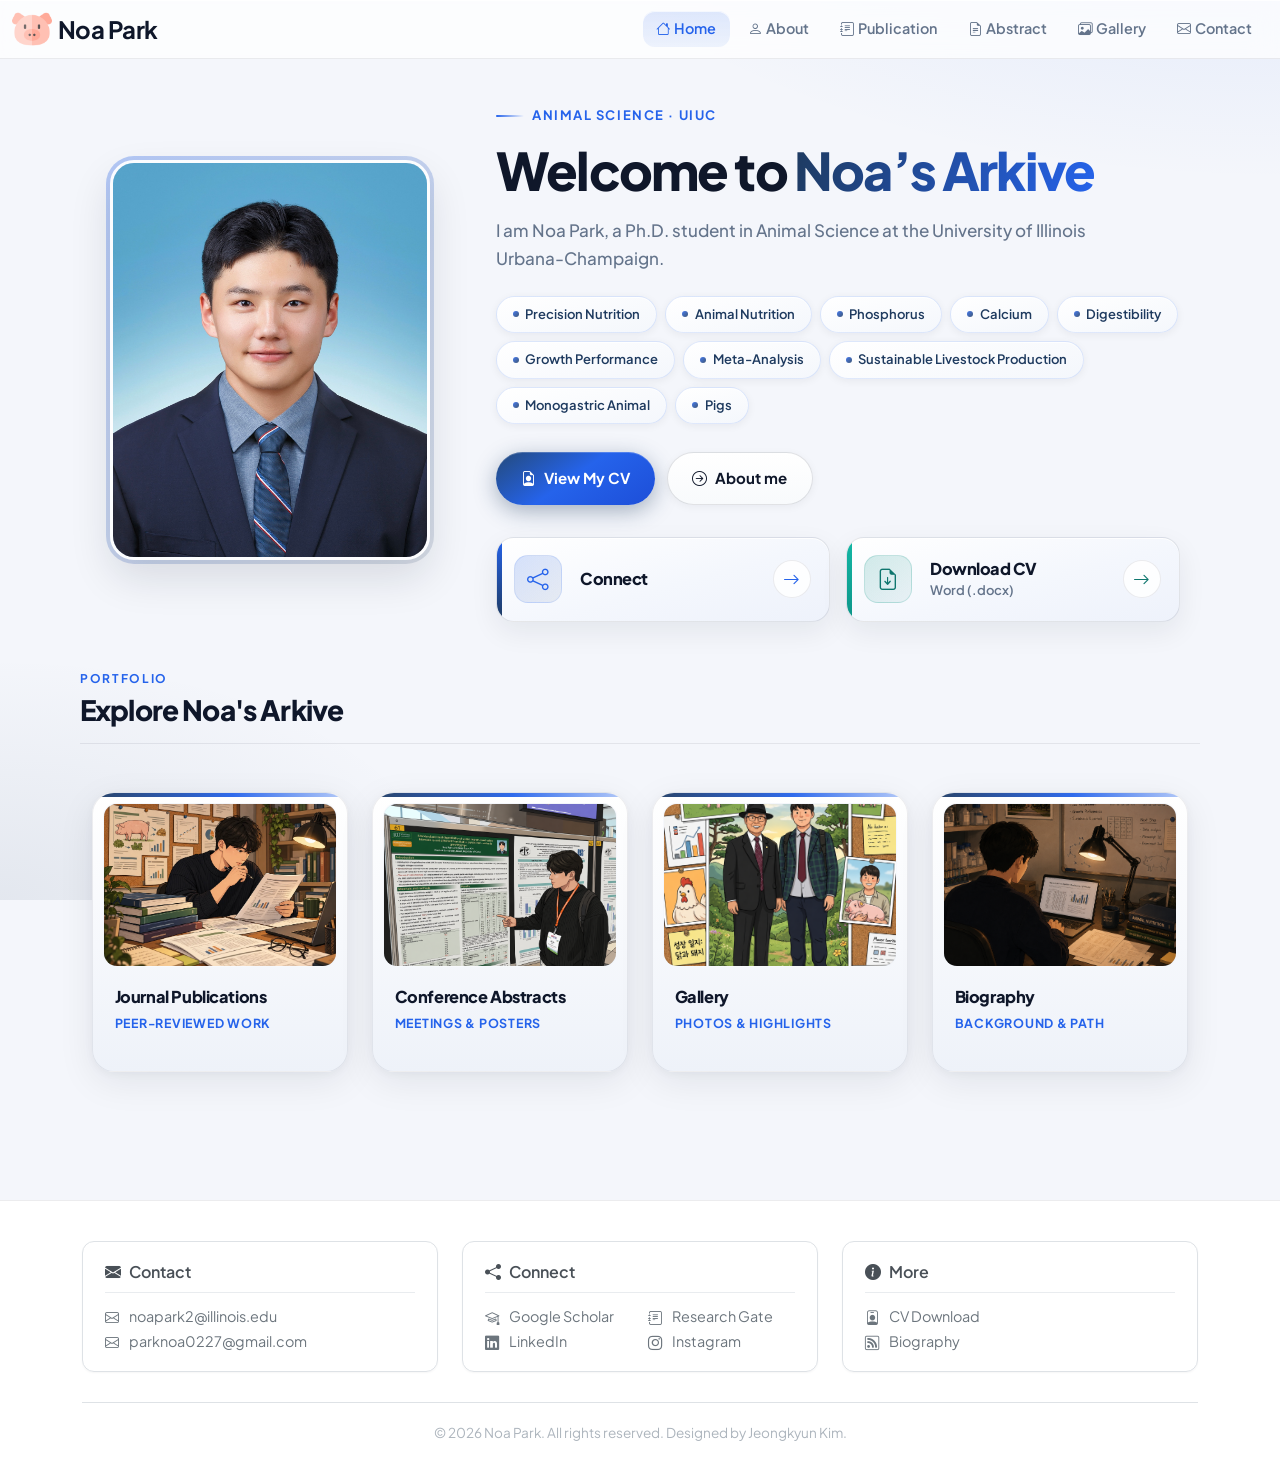
<file: index.html>
<!DOCTYPE html>
<html lang="ko">
<head>
    <meta charset="utf-8">
    <meta http-equiv="X-UA-Compatible" content="IE=edge">
    <title>Noa Park Page</title>
    <meta name="viewport" content="width=device-width, initial-scale=1">

    <link rel="preconnect" href="https://fonts.googleapis.com">
    <link rel="preconnect" href="https://fonts.gstatic.com" crossorigin>
    <link href="https://fonts.googleapis.com/css2?family=Plus+Jakarta+Sans:ital,wght@0,400;0,500;0,600;0,700;0,800;1,500&display=swap" rel="stylesheet">

    <!-- Bootstrap CSS / JS -->
    <link rel="stylesheet" href="inc/css/bootstrap.min.css">
    <script src="inc/js/bootstrap.bundle.min.js"></script>
    <link rel="stylesheet" href="inc/css/page.css">
    <link rel="stylesheet" href="inc/css/index.css">
    <link rel="stylesheet" href="https://cdn.jsdelivr.net/npm/bootstrap-icons@1.11.3/font/bootstrap-icons.css">
    <script src="inc/js/common.js"></script>
</head>


<body class="page-home">
    <div id="navbar-placeholder"></div>

    <main class="home-main">
        <section class="hero-section" aria-labelledby="hero-heading">
            <div class="hero-layout">
                <div class="hero-photo-wrap">
                    <img src="img/mainImage.png" alt="Portrait of Noa Park" class="hero-photo" width="320" height="400">
                </div>

                <div class="hero-copy">
                    <p class="hero-eyebrow">Animal Science · UIUC</p>
                    <h1 id="hero-heading" class="hero-title">Welcome to <span>Noa&rsquo;s Arkive</span></h1>
                    <p class="hero-subtitle">
                        I am Noa Park, a Ph.D. student in Animal Science at the University of Illinois Urbana-Champaign.
                    </p>

                    <div class="hero-keywords">
                        <span class="keyword-chip">Precision Nutrition</span>
                        <span class="keyword-chip">Animal Nutrition</span>
                        <span class="keyword-chip">Phosphorus</span>
                        <span class="keyword-chip">Calcium</span>
                        <span class="keyword-chip">Digestibility</span>
                        <span class="keyword-chip">Growth Performance</span>
                        <span class="keyword-chip">Meta-Analysis</span>
                        <span class="keyword-chip">Sustainable Livestock Production</span>
                        <span class="keyword-chip">Monogastric Animal</span>
                        <span class="keyword-chip">Pigs</span>
                    </div>

                    <div class="hero-actions">
                        <a href="#" class="btn-hero primary" data-bs-toggle="modal" data-bs-target="#cvModal">
                            <i class="bi bi-file-earmark-person me-2"></i>View My CV
                        </a>
                        <a href="about.html" class="btn-hero secondary">
                            <i class="bi bi-arrow-right-circle me-2"></i>About me
                        </a>
                    </div>

                    <div class="hero-quicklinks" role="group" aria-label="Connect and CV download">
                        <button type="button" class="hero-quicklink hero-quicklink--connect" data-bs-toggle="modal" data-bs-target="#connectModal" aria-haspopup="dialog" aria-label="Connect — open profile links">
                            <span class="hero-quicklink-icon" aria-hidden="true">
                                <i class="bi bi-share"></i>
                            </span>
                            <span class="hero-quicklink-main">
                                <span class="hero-quicklink-title">Connect</span>
                            </span>
                            <span class="hero-quicklink-arrow" aria-hidden="true"><i class="bi bi-arrow-right"></i></span>
                        </button>
                        <!-- 주소에는 공백을 %20으로 변경해야 함 -->
                        <a href="download/Curriculum_Vitae_Noa%20Park%20ver%201.7_20260512.docx" class="hero-quicklink hero-quicklink--cv" download="Curriculum_Vitae_Noa Park ver 1.7_20260512.docx" aria-label="Download CV as Word document">
                            <span class="hero-quicklink-icon hero-quicklink-icon--cv" aria-hidden="true">
                                <i class="bi bi-file-earmark-arrow-down"></i>
                            </span>
                            <span class="hero-quicklink-main">
                                <span class="hero-quicklink-title">Download CV</span>
                                <span class="hero-quicklink-desc">Word (.docx)</span>
                            </span>
                            <span class="hero-quicklink-arrow" aria-hidden="true"><i class="bi bi-arrow-right"></i></span>
                        </a>
                    </div>
                </div>
            </div>
        </section>

        <section class="home-explore" aria-labelledby="explore-heading">
            <div class="home-explore-inner">
                <header class="home-explore-head">
                    <p class="home-explore-kicker">Portfolio</p>
                    <h2 id="explore-heading" class="home-explore-title">Explore Noa's Arkive</h2>
                </header>

                <div class="poster-grid">
                    <div class="row g-4">
                        <div class="col-lg-3 col-md-6">
                            <a href="publication.html" class="poster-card" aria-label="Journal Publications — peer-reviewed papers">
                                <div class="poster-image-wrap">
                                    <img src="img/card1-illustrated.webp" alt="" class="poster-image" draggable="false">
                                </div>
                                <div class="poster-content">
                                    <h3 class="poster-title">Journal Publications</h3>
                                    <p class="poster-meta">Peer-reviewed work</p>
                                </div>
                                <div class="poster-overlay" aria-hidden="true">
                                    <div class="poster-arrow">
                                        <i class="bi bi-arrow-right"></i>
                                    </div>
                                </div>
                            </a>
                        </div>

                        <div class="col-lg-3 col-md-6">
                            <a href="Abstract.html" class="poster-card" aria-label="Conference abstracts and posters">
                                <div class="poster-image-wrap">
                                    <img src="img/card2.png" alt="" class="poster-image" draggable="false">
                                </div>
                                <div class="poster-content">
                                    <h3 class="poster-title">Conference Abstracts</h3>
                                    <p class="poster-meta">Meetings &amp; posters</p>
                                </div>
                                <div class="poster-overlay" aria-hidden="true">
                                    <div class="poster-arrow">
                                        <i class="bi bi-arrow-right"></i>
                                    </div>
                                </div>
                            </a>
                        </div>

                        <div class="col-lg-3 col-md-6">
                            <a href="gallery.html" class="poster-card" aria-label="Research gallery — photos and highlights">
                                <div class="poster-image-wrap">
                                    <img src="img/card3.png" alt="" class="poster-image" draggable="false">
                                </div>
                                <div class="poster-content">
                                    <h3 class="poster-title">Gallery</h3>
                                    <p class="poster-meta">Photos &amp; highlights</p>
                                </div>
                                <div class="poster-overlay" aria-hidden="true">
                                    <div class="poster-arrow">
                                        <i class="bi bi-arrow-right"></i>
                                    </div>
                                </div>
                            </a>
                        </div>

                        <div class="col-lg-3 col-md-6">
                            <a href="about.html" class="poster-card" aria-label="Full biography and background">
                                <div class="poster-image-wrap">
                                    <img src="img/card4.png" alt="" class="poster-image" draggable="false">
                                </div>
                                <div class="poster-content">
                                    <h3 class="poster-title">Biography</h3>
                                    <p class="poster-meta">Background &amp; path</p>
                                </div>
                                <div class="poster-overlay" aria-hidden="true">
                                    <div class="poster-arrow">
                                        <i class="bi bi-arrow-right"></i>
                                    </div>
                                </div>
                            </a>
                        </div>
                    </div>
                </div>
            </div>
        </section>
    </main>

    <div id="footer-placeholder"></div>

    <!-- Connect: external profiles -->
    <div class="modal fade" id="connectModal" tabindex="-1" aria-labelledby="connectModalLabel" aria-hidden="true">
        <div class="modal-dialog modal-dialog-centered">
            <div class="modal-content connect-modal">
                <div class="modal-header border-0 pb-0">
                    <h2 class="modal-title fw-bold" id="connectModalLabel">
                        <i class="bi bi-share me-2 text-primary"></i>Connect
                    </h2>
                    <button type="button" class="btn-close" data-bs-dismiss="modal" aria-label="Close"></button>
                </div>
                <div class="modal-body pt-0 px-4 pb-4">
                    <p class="connect-modal-lead">Click an item to open it in a new tab.</p>
                    <div class="connect-modal-list">
                        <a href="https://scholar.google.com/citations?user=YwQN3AwAAAAJ&amp;hl=ko" class="connect-modal-item" target="_blank" rel="noopener noreferrer">
                            <span class="connect-modal-item-icon" aria-hidden="true"><i class="bi bi-mortarboard"></i></span>
                            <span class="connect-modal-item-main">
                                <span class="connect-modal-item-title">Google Scholar</span>
                            </span>
                            <span class="connect-modal-item-go" aria-hidden="true"><i class="bi bi-box-arrow-up-right"></i></span>
                        </a>
                        <a href="https://www.researchgate.net/profile/Noa-Park-2?ev=hdr_xprf" class="connect-modal-item" target="_blank" rel="noopener noreferrer">
                            <span class="connect-modal-item-icon" aria-hidden="true"><i class="bi bi-journal-text"></i></span>
                            <span class="connect-modal-item-main">
                                <span class="connect-modal-item-title">Research Gate</span>
                            </span>
                            <span class="connect-modal-item-go" aria-hidden="true"><i class="bi bi-box-arrow-up-right"></i></span>
                        </a>
                        <a href="https://www.linkedin.com/in/noa-park-84a5002b4/" class="connect-modal-item" target="_blank" rel="noopener noreferrer">
                            <span class="connect-modal-item-icon" aria-hidden="true"><i class="bi bi-linkedin"></i></span>
                            <span class="connect-modal-item-main">
                                <span class="connect-modal-item-title">LinkedIn</span>
                            </span>
                            <span class="connect-modal-item-go" aria-hidden="true"><i class="bi bi-box-arrow-up-right"></i></span>
                        </a>
                        <a href="https://www.instagram.com/_noa_park/" class="connect-modal-item" target="_blank" rel="noopener noreferrer">
                            <span class="connect-modal-item-icon" aria-hidden="true"><i class="bi bi-instagram"></i></span>
                            <span class="connect-modal-item-main">
                                <span class="connect-modal-item-title">Instagram</span>
                            </span>
                            <span class="connect-modal-item-go" aria-hidden="true"><i class="bi bi-box-arrow-up-right"></i></span>
                        </a>
                    </div>
                </div>
            </div>
        </div>
    </div>

    <!-- CV 모달 -->
    <div class="modal fade" id="cvModal" tabindex="-1" aria-labelledby="cvModalLabel" aria-hidden="true">
    <div class="modal-dialog modal-xl modal-dialog-centered modal-dialog-scrollable">
        <div class="modal-content cv-modal">
            <div class="modal-header border-0 pb-0">
                <h2 class="modal-title fw-bold" id="cvModalLabel">
                    <i class="bi bi-file-earmark-person me-2 text-primary"></i>Resume & CV
                </h2>
                <button type="button" class="btn-close" data-bs-dismiss="modal" aria-label="Close"></button>
            </div>
            
            <div class="modal-body p-4">
                <!-- 2열 그리드 CV -->
                <div class="row g-4">
                    <!-- 왼쪽: Education -->
                    <div class="col-lg-6">
                        <div class="cv-section">
                            <h5 class="cv-section-title">
                                <i class="bi bi-mortarboard me-2"></i>Education
                            </h5>
                            <div class="cv-item">
                                <span class="cv-date">Aug 2026<br>-Present</span>
                                <div class="cv-detail">
                                    <strong>Ph.D. in Animal Science</strong><br>
                                    University of Illinois Urbana-Champaign, IL, USA
                                    <img src="img/llinoisLogo.png" alt="llinois" class="cv-univ-logo">
                                </div>
                            </div>
                            <div class="cv-item">
                                <span class="cv-date">Feb 2025</span>
                                <div class="cv-detail">
                                    <strong>M.S. in Animal Science</strong><br>
                                    Konkuk University, Seoul, South Korea
                                    <img src="img/KONKUK.png" alt="Konkuk" class="cv-univ-logo">
                                </div>
                            </div>
                            <div class="cv-item">
                                <span class="cv-date">Aug 2023</span>
                                <div class="cv-detail">
                                    <strong>B.S. in Animal Science</strong><br>
                                    Konkuk University, Seoul, South Korea
                                    <img src="img/KONKUK.png" alt="Konkuk" class="cv-univ-logo">
                                </div>
                            </div>
                        </div>
                    </div>

                    <!-- 오른쪽: Skills & Research -->
                    <div class="col-lg-6">
                        <div class="cv-section">
                            <h5 class="cv-section-title">
                                <i class="bi bi-lightbulb me-2"></i>Research Interest
                            </h5>
                            <ul class="cv-list">
                                <li>Precision nutrition in monogastric animals</li>
                                <li>Nutrient digestibility and energy utilization in pigs</li>
                                <li>Nutritional strategies to enhance digestibility and growth performance</li>
                                <li>Meta-analysis in monogastric animal nutrition</li>
                                <li>Modeling approaches for precision feeding</li>
                            </ul>
                        </div>
                    </div>
                </div>
            </div>
        </div>
    </div>
</div>

</body>
</html>
</file>
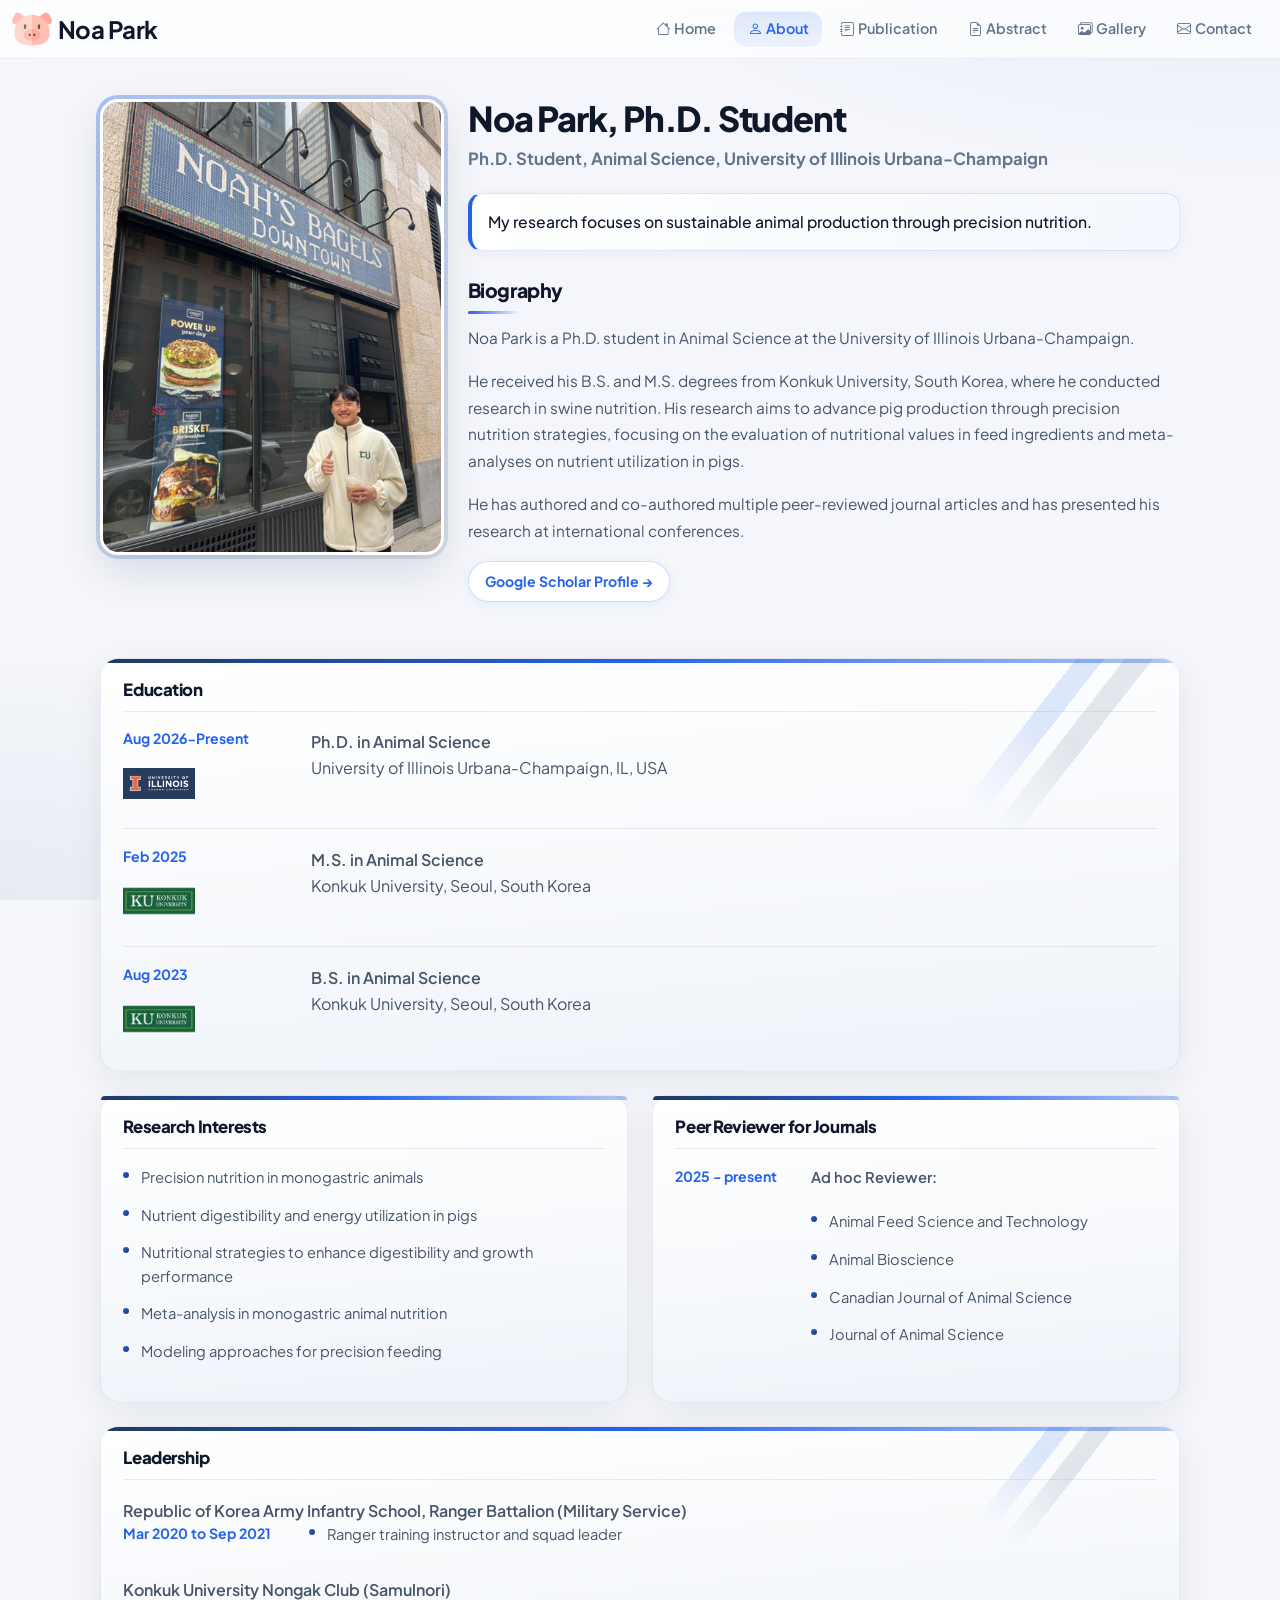
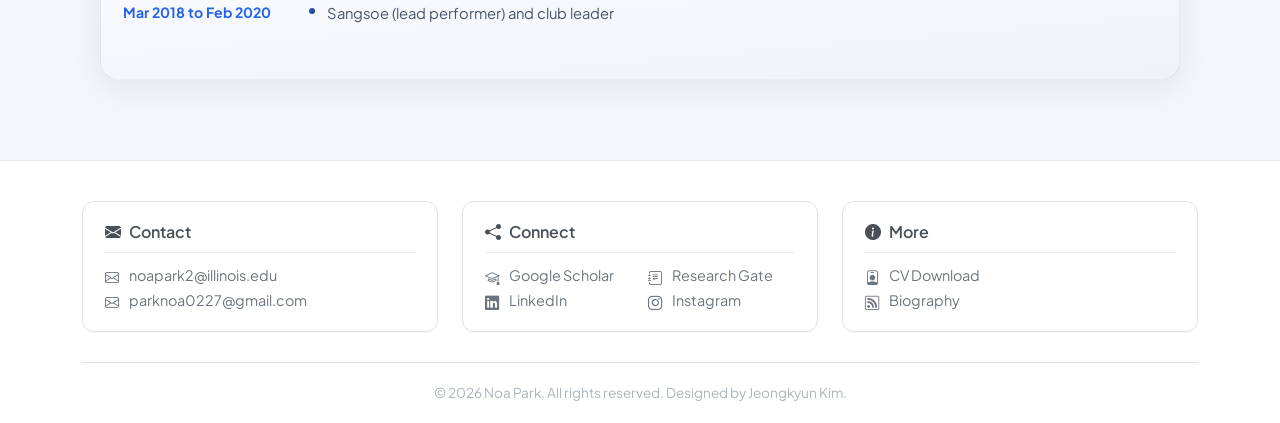
<file: about.html>
<!DOCTYPE html>
<html lang="ko" class="about-loading">
<head>
    <meta charset="utf-8">
    <meta http-equiv="X-UA-Compatible" content="IE=edge">
    <title>Noa Park Page</title>
    <meta name="viewport" content="width=device-width, initial-scale=1">
    <style>
        html.about-loading body.page-about > :not(#about-loading-screen) { opacity: 0; visibility: hidden; pointer-events: none; }
        html:not(.about-loading) body.page-about > :not(#about-loading-screen) { transition: opacity .2s ease; }
        #about-loading-screen { position: fixed; inset: 0; z-index: 9999; display: grid; place-content: center; gap: 1rem; text-align: center; background: #f4f6fb; color: #1e3a5f; font: 600 1rem -apple-system, BlinkMacSystemFont, "Segoe UI", sans-serif; }
        #about-loading-screen::before { content: ""; width: 2rem; height: 2rem; margin: 0 auto; border: 3px solid #dbe5f5; border-top-color: #2563eb; border-radius: 50%; animation: about-spin .8s linear infinite; }
        html:not(.about-loading) #about-loading-screen { display: none; }
        @keyframes about-spin { to { transform: rotate(360deg); } }
        @media (prefers-reduced-motion: reduce) { #about-loading-screen::before { animation: none; } }
    </style>

    <link rel="preconnect" href="https://fonts.googleapis.com">
    <link rel="preconnect" href="https://fonts.gstatic.com" crossorigin>
    <link href="https://fonts.googleapis.com/css2?family=Plus+Jakarta+Sans:ital,wght@0,400;0,500;0,600;0,700;0,800;1,500&display=swap" rel="stylesheet">

    <!-- Bootstrap CSS / JS -->
    <link rel="stylesheet" href="inc/css/bootstrap.min.css">
    <script src="inc/js/bootstrap.bundle.min.js"></script>
    <link rel="stylesheet" href="inc/css/page.css">
    <link rel="stylesheet" href="inc/css/about.css">
    <link rel="stylesheet" href="https://cdn.jsdelivr.net/npm/bootstrap-icons@1.11.3/font/bootstrap-icons.css">
</head>
<body class="page-about">
    <div id="about-loading-screen" role="status" aria-live="polite">Loading page...</div>
    <div id="navbar-placeholder"></div>

    
    <!-- 상단 프로필 섹션 -->
    <div class="about-hero">
    <div class="row g-4 align-items-start">
        <!-- 왼쪽 사진 -->
        <div class="col-lg-4 d-flex justify-content-center">
            <div class="about-photo-frame">
                <img src="img/img02.png" alt="Profile photo" class="about-photo">
            </div>
        </div>

        <!-- 오른쪽 텍스트 -->
        <div class="col-lg-8">
            <!-- 이름 + 현재 포지션 -->
            <div class="about-header">
                <h1 class="about-name" id="about-hero-name"></h1>
                <p class="about-position" id="about-hero-position"></p>
                <p class="about-meta">
                    <span id="about-meta-department"></span>
                    <span class="about-univ" id="about-meta-prior"></span>
                </p>
            </div>

            <!-- 한 줄 연구 요약 — 내용은 inc/content/about-content.js -->
            <div class="about-highlight" id="about-highlight"></div>

            <!-- Biography — 내용은 inc/content/about-content.js -->
            <section class="about-bio">
                <h2 class="about-section-title" id="about-bio-title"></h2>
                <div id="about-bio-body"></div>
                <p class="about-links">
                    <a href="#" target="_blank" rel="noopener" class="about-link" id="about-scholar-link"></a>
                </p>
            </section>
        </div>
    </div>
</div>


    <!-- CV 그리드: Education 전체 너비 → Research / Peer → Leadership -->
    <section class="cv-grid">
        <div class="row g-4">
            <div class="col-12">
                <div class="cv-card cv-card--education-wide cv-card--ribbon">
                    <h5 id="cv-education-title"></h5>
                    <div id="cv-education-body"></div>
                </div>
            </div>

            <div class="col-lg-6 col-md-12">
                <div class="cv-card cv-card--half">
                    <h5 id="cv-research-title"></h5>
                    <div id="cv-research-list"></div>
                </div>
            </div>

            <div class="col-lg-6 col-md-12">
                <div class="cv-card cv-card--half">
                    <h5 id="cv-peer-title"></h5>
                    <div id="cv-peer-body"></div>
                </div>
            </div>

            <div class="col-12">
                <div class="cv-card cv-card--ribbon">
                    <h5 id="cv-leadership-title"></h5>
                    <div id="cv-leadership-body"></div>
                </div>
            </div>
        </div>
    </section>

    <div id="footer-placeholder"></div>

    <!-- content/site-content.xlsx에서 생성한 About 데이터를 표시합니다. -->
    <script src="inc/content/about-content.js"></script>
    <script src="inc/js/about-render.js"></script>
    <script src="inc/js/common.js"></script>
    <script>
        function showAboutWhenReady() {
            var loadingScreen = document.getElementById('about-loading-screen');
            if (!window.ABOUT_CONTENT) {
                loadingScreen.textContent = 'Unable to load content. Please refresh the page.';
                return;
            }
            Promise.resolve(document.fonts ? document.fonts.ready : null).then(function () {
                document.documentElement.classList.remove('about-loading');
            });
        }
        if (document.readyState === 'complete') showAboutWhenReady();
        else window.addEventListener('load', showAboutWhenReady);
    </script>
</body>
</html>
</file>
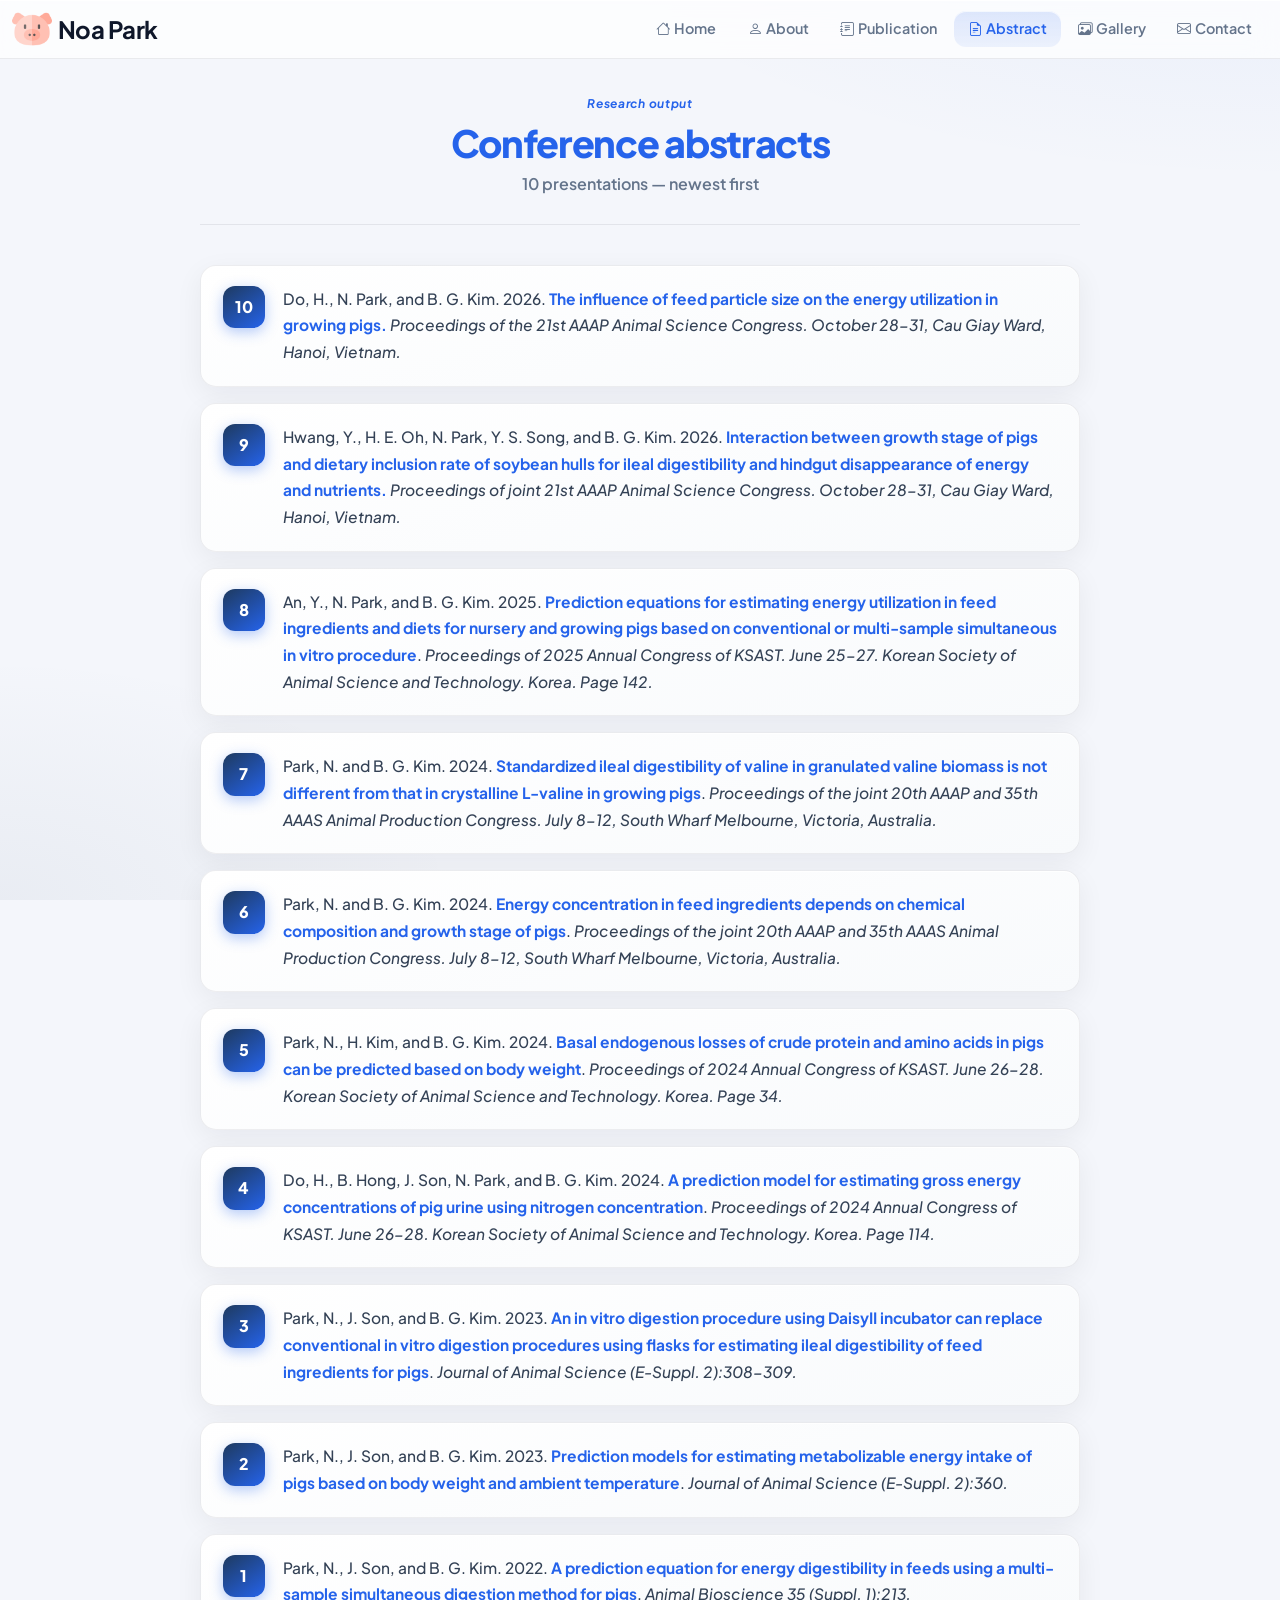
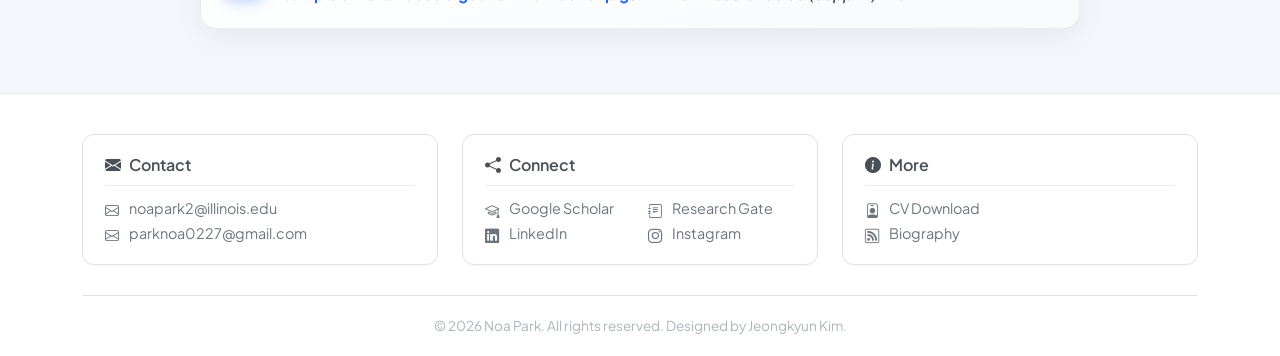
<file: Abstract.html>
<!DOCTYPE html>
<html lang="en" class="abstract-loading">
<head>
    <meta charset="utf-8">
    <meta http-equiv="X-UA-Compatible" content="IE=edge">
    <title>Noa Park — Abstracts</title>
    <meta name="viewport" content="width=device-width, initial-scale=1">
    <style>
        html.abstract-loading body.page-pub > :not(#abstract-loading-screen) { opacity: 0; visibility: hidden; pointer-events: none; }
        html:not(.abstract-loading) body.page-pub > :not(#abstract-loading-screen) { transition: opacity .2s ease; }
        #abstract-loading-screen { position: fixed; inset: 0; z-index: 9999; display: grid; place-content: center; gap: 1rem; text-align: center; background: #f4f6fb; color: #1e3a5f; font: 600 1rem -apple-system, BlinkMacSystemFont, "Segoe UI", sans-serif; }
        #abstract-loading-screen::before { content: ""; width: 2rem; height: 2rem; margin: 0 auto; border: 3px solid #dbe5f5; border-top-color: #2563eb; border-radius: 50%; animation: abstract-spin .8s linear infinite; }
        html:not(.abstract-loading) #abstract-loading-screen { display: none; }
        @keyframes abstract-spin { to { transform: rotate(360deg); } }
        @media (prefers-reduced-motion: reduce) { #abstract-loading-screen::before { animation: none; } }
    </style>

    <link rel="preconnect" href="https://fonts.googleapis.com">
    <link rel="preconnect" href="https://fonts.gstatic.com" crossorigin>
    <link href="https://fonts.googleapis.com/css2?family=Plus+Jakarta+Sans:ital,wght@0,400;0,500;0,600;0,700;0,800;1,500&display=swap" rel="stylesheet">

    <link rel="stylesheet" href="inc/css/bootstrap.min.css">
    <script src="inc/js/bootstrap.bundle.min.js"></script>
    <link rel="stylesheet" href="inc/css/page.css">
    <link rel="stylesheet" href="inc/css/publication.css">
    <link rel="stylesheet" href="https://cdn.jsdelivr.net/npm/bootstrap-icons@1.11.3/font/bootstrap-icons.css">
</head>

<body class="page-pub">
    <div id="abstract-loading-screen" role="status" aria-live="polite">Loading page...</div>
    <div id="navbar-placeholder"></div>

    <main class="pub-page">
        <header class="pub-page-header">
            <p class="pub-page-kicker">Research output</p>
            <h1 class="pub-page-title"><span>Conference abstracts</span></h1>
            <p class="pub-page-desc" id="abstract-count"></p>
        </header>

        <ul class="pub-list" id="abstract-list"></ul>
    </main>

    <div id="footer-placeholder"></div>

    <script src="inc/content/abstract-content.js"></script>
    <script src="inc/js/abstract-render.js"></script>
    <script src="inc/js/common.js"></script>
    <script>
        function showAbstractWhenReady() {
            var loadingScreen = document.getElementById('abstract-loading-screen');
            if (!window.ABSTRACT_CONTENT) {
                loadingScreen.textContent = 'Unable to load content. Please refresh the page.';
                return;
            }
            Promise.resolve(document.fonts ? document.fonts.ready : null).then(function () {
                document.documentElement.classList.remove('abstract-loading');
            });
        }
        if (document.readyState === 'complete') showAbstractWhenReady();
        else window.addEventListener('load', showAbstractWhenReady);
    </script>
</body>
</html>
</file>
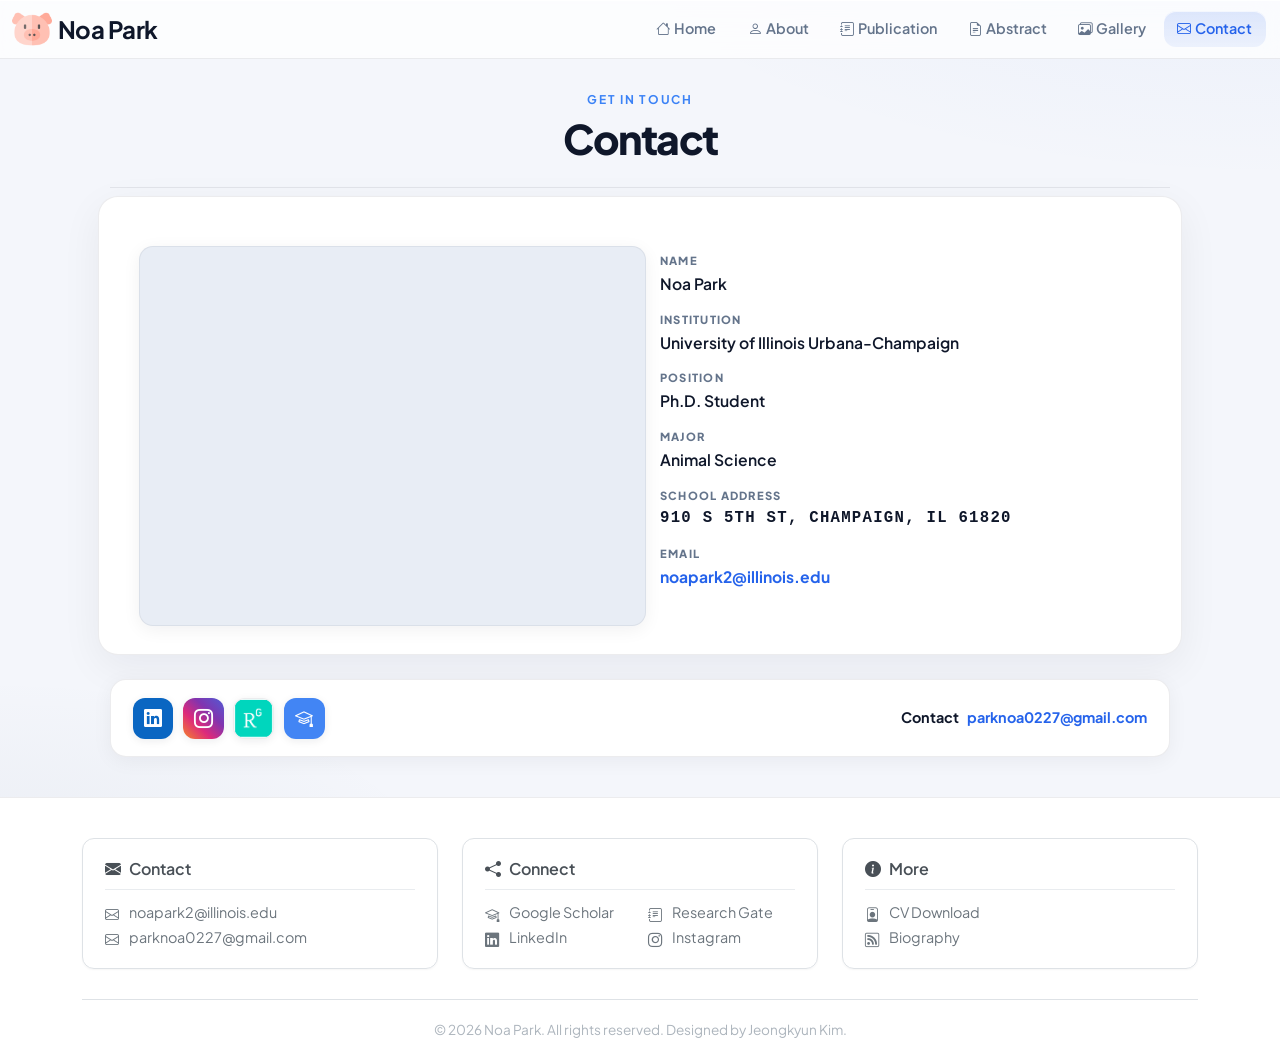
<file: contact.html>
<!DOCTYPE html>
<html lang="en">
<head>
    <meta charset="utf-8">
    <meta http-equiv="X-UA-Compatible" content="IE=edge">
    <title>Noa Park — Contact</title>
    <meta name="viewport" content="width=device-width, initial-scale=1">

    <link rel="preconnect" href="https://fonts.googleapis.com">
    <link rel="preconnect" href="https://fonts.gstatic.com" crossorigin>
    <link href="https://fonts.googleapis.com/css2?family=Plus+Jakarta+Sans:ital,wght@0,400;0,500;0,600;0,700;0,800;1,500&display=swap" rel="stylesheet">

    <link rel="stylesheet" href="inc/css/bootstrap.min.css">
    <script src="inc/js/bootstrap.bundle.min.js"></script>
    <link rel="stylesheet" href="inc/css/page.css">
    <link rel="stylesheet" href="inc/css/contact.css">
    <link rel="stylesheet" href="https://cdn.jsdelivr.net/npm/bootstrap-icons@1.11.3/font/bootstrap-icons.css">
    <script src="inc/js/common.js"></script>
</head>

<body class="page-contact">
    <div id="navbar-placeholder"></div>

    <main class="contact-page">
        <header class="contact-page-head">
            <p class="contact-page-kicker">Get in touch</p>
            <h1 class="contact-page-title">Contact</h1>
        </header>

        <div class="contact-panels row g-4 align-items-stretch">
            <div class="col-lg-6">
                <div class="contact-map-wrap">
                    <!-- 910 S 5th St, Champaign, IL — school / mailing location -->
                    <iframe
                        title="Map: 910 S 5th St, Champaign, Illinois"
                        src="https://www.google.com/maps?q=910+S+5th+St,+Champaign,+IL+61820&amp;hl=en&amp;z=16&amp;output=embed"
                        loading="lazy"
                        referrerpolicy="no-referrer-when-downgrade"
                        allowfullscreen></iframe>
                </div>
            </div>
            <div class="col-lg-6">
                <dl class="contact-details contact-details-panel">
                    <dt>Name</dt>
                    <dd>Noa Park</dd>

                    <dt>Institution</dt>
                    <dd>University of Illinois Urbana-Champaign</dd>

                    <dt>Position</dt>
                    <dd>Ph.D. Student</dd>

                    <dt>Major</dt>
                    <dd>Animal Science</dd>

                    <dt>School address</dt>
                    <dd class="contact-school-line">910 S 5th St, Champaign, IL 61820</dd>

                    <dt>Email</dt>
                    <dd><a href="mailto:noapark2@illinois.edu">noapark2@illinois.edu</a></dd>
                </dl>
            </div>
        </div>

        <div class="contact-bottom">
            <div class="contact-bottom-social" aria-label="Social and academic profiles">
                <a href="https://www.linkedin.com/in/noa-park-84a5002b4/" class="contact-social-btn contact-social-btn--in" target="_blank" rel="noopener noreferrer" aria-label="LinkedIn">
                    <i class="bi bi-linkedin"></i>
                </a>
                <a href="https://www.instagram.com/_noa_park/" class="contact-social-btn contact-social-btn--ig" target="_blank" rel="noopener noreferrer" aria-label="Instagram">
                    <i class="bi bi-instagram"></i>
                </a>
                <a href="https://www.researchgate.net/profile/Noa-Park-2?ev=hdr_xprf" class="contact-social-btn contact-social-btn--rg" target="_blank" rel="noopener noreferrer" aria-label="ResearchGate">
                    <img class="contact-social-rg-img" src="img/researchgate.png" alt="" width="40" height="40" decoding="async">
                </a>
                <a href="https://scholar.google.com/citations?user=YwQN3AwAAAAJ&amp;hl=en" class="contact-social-btn contact-social-btn--scholar" target="_blank" rel="noopener noreferrer" aria-label="Google Scholar">
                    <i class="bi bi-mortarboard"></i>
                </a>
            </div>
            <p class="contact-bottom-contact mb-0">
                <span>Contact</span>
                <a href="mailto:parknoa0227@gmail.com">parknoa0227@gmail.com</a>
            </p>
        </div>
    </main>

    <div id="footer-placeholder"></div>
</body>
</html>
</file>
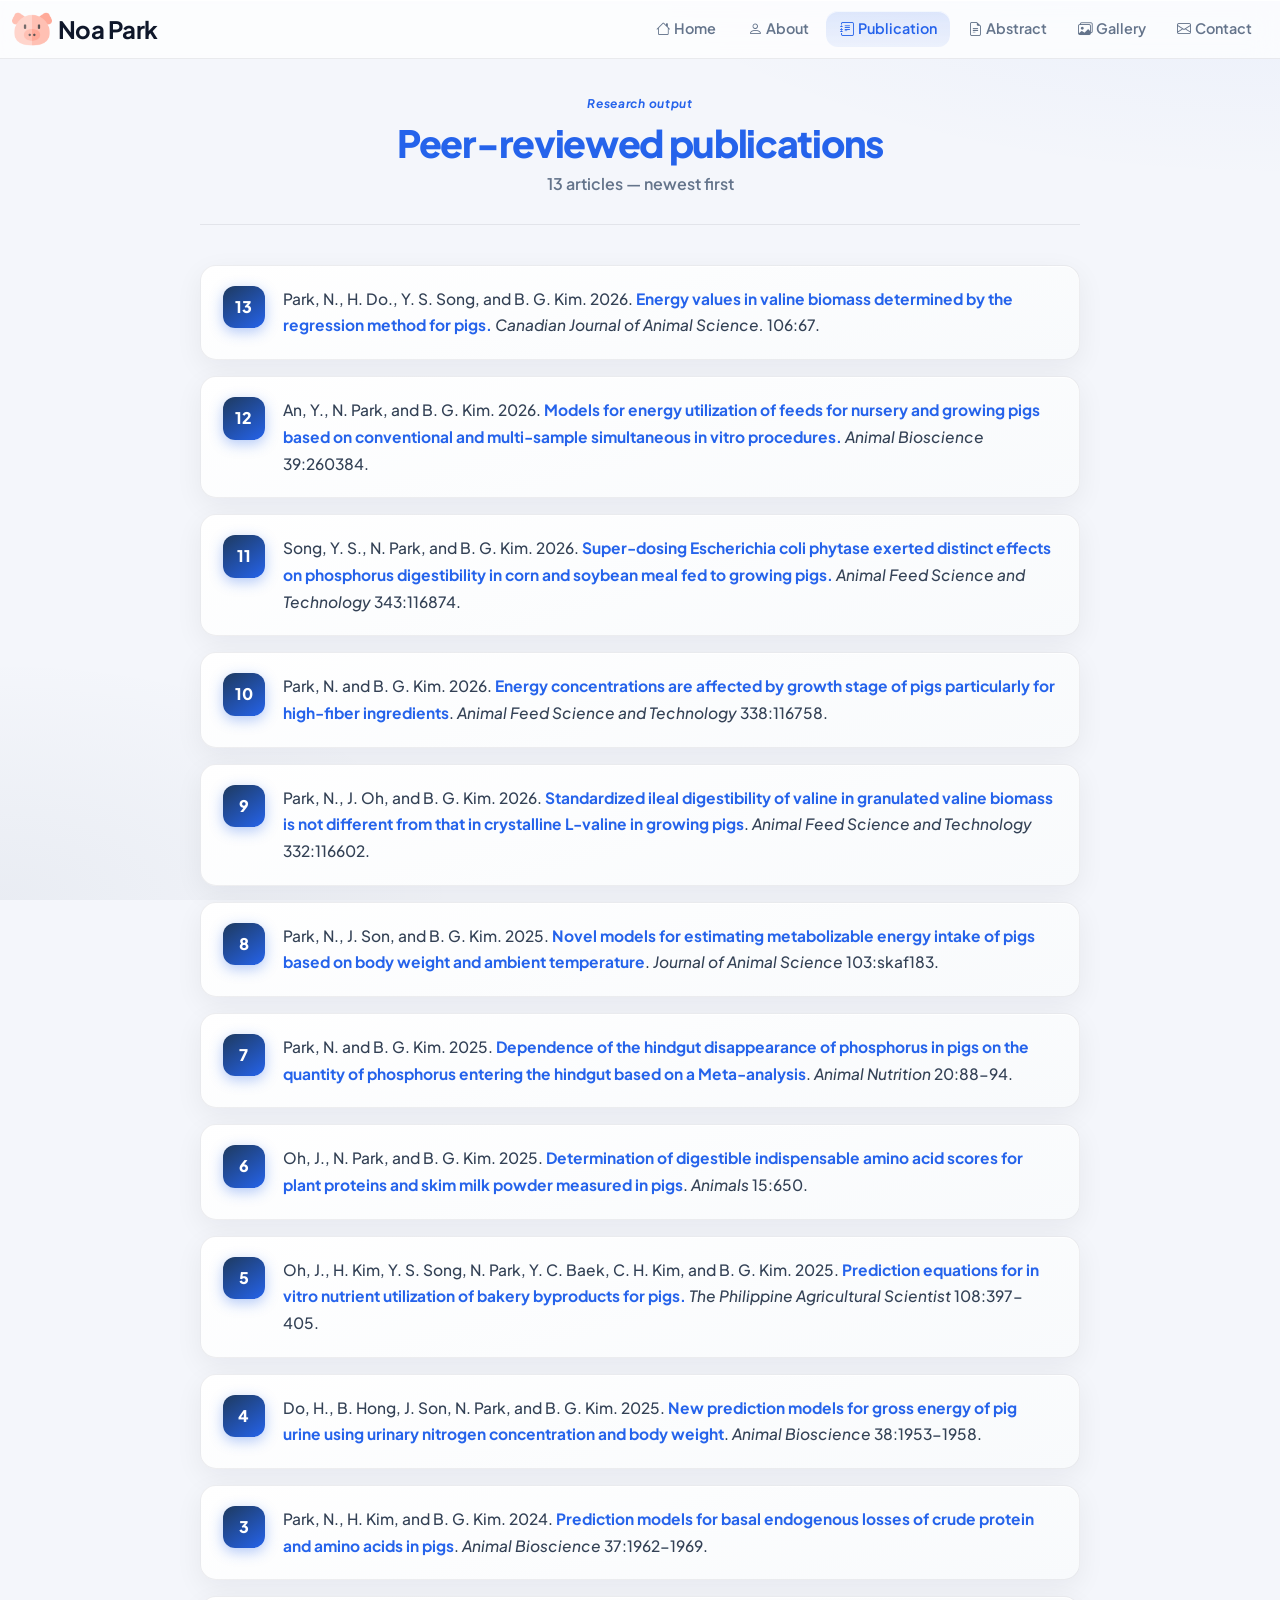
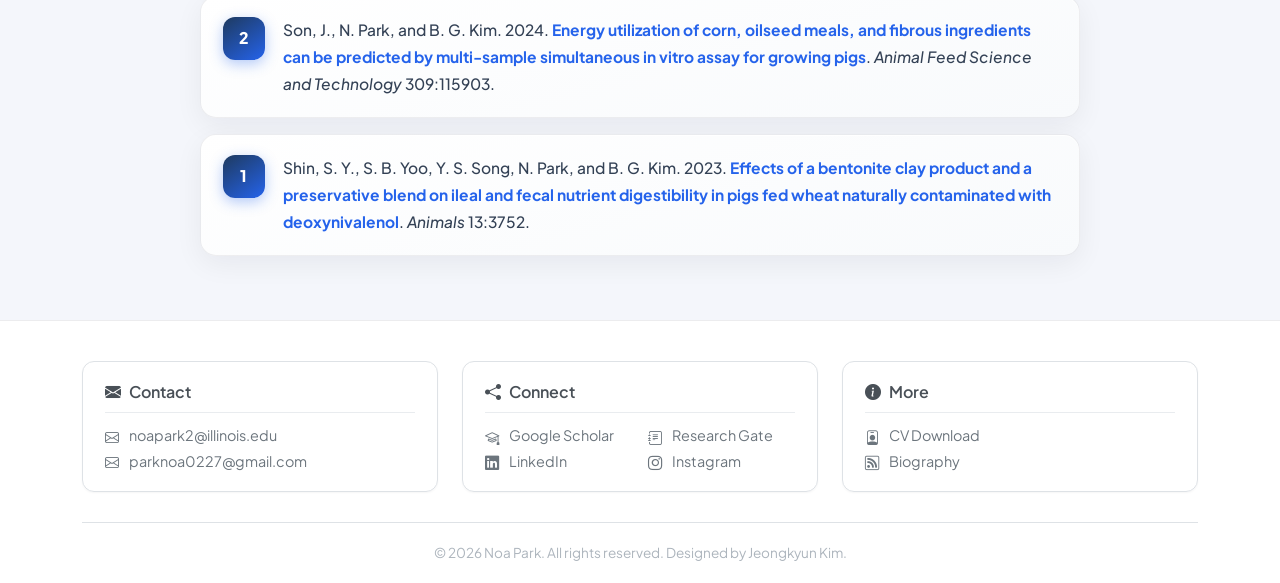
<file: publication.html>
<!DOCTYPE html>
<html lang="ko" class="publication-loading">
<head>
    <meta charset="utf-8">
    <meta http-equiv="X-UA-Compatible" content="IE=edge">
    <title>Noa Park — Publications</title>
    <meta name="viewport" content="width=device-width, initial-scale=1">
    <style>
        html.publication-loading body.page-pub > :not(#publication-loading-screen) { opacity: 0; visibility: hidden; pointer-events: none; }
        html:not(.publication-loading) body.page-pub > :not(#publication-loading-screen) { transition: opacity .2s ease; }
        #publication-loading-screen { position: fixed; inset: 0; z-index: 9999; display: grid; place-content: center; gap: 1rem; text-align: center; background: #f4f6fb; color: #1e3a5f; font: 600 1rem -apple-system, BlinkMacSystemFont, "Segoe UI", sans-serif; }
        #publication-loading-screen::before { content: ""; width: 2rem; height: 2rem; margin: 0 auto; border: 3px solid #dbe5f5; border-top-color: #2563eb; border-radius: 50%; animation: publication-spin .8s linear infinite; }
        html:not(.publication-loading) #publication-loading-screen { display: none; }
        @keyframes publication-spin { to { transform: rotate(360deg); } }
        @media (prefers-reduced-motion: reduce) { #publication-loading-screen::before { animation: none; } }
    </style>

    <link rel="preconnect" href="https://fonts.googleapis.com">
    <link rel="preconnect" href="https://fonts.gstatic.com" crossorigin>
    <link href="https://fonts.googleapis.com/css2?family=Plus+Jakarta+Sans:ital,wght@0,400;0,500;0,600;0,700;0,800;1,500&display=swap" rel="stylesheet">

    <link rel="stylesheet" href="inc/css/bootstrap.min.css">
    <script src="inc/js/bootstrap.bundle.min.js"></script>
    <link rel="stylesheet" href="inc/css/page.css">
    <link rel="stylesheet" href="inc/css/publication.css">
    <link rel="stylesheet" href="https://cdn.jsdelivr.net/npm/bootstrap-icons@1.11.3/font/bootstrap-icons.css">
</head>

<body class="page-pub">
    <div id="publication-loading-screen" role="status" aria-live="polite">Loading page...</div>
    <div id="navbar-placeholder"></div>

    <main class="pub-page">
        <header class="pub-page-header">
            <p class="pub-page-kicker">Research output</p>
            <h1 class="pub-page-title"><span>Peer-reviewed publications</span></h1>
            <p class="pub-page-desc" id="publication-count"></p>
        </header>

        <ul class="pub-list" id="publication-list"></ul>
    </main>
    

    <div id="footer-placeholder"></div>

    <script src="inc/content/publication-content.js"></script>
    <script src="inc/js/publication-render.js"></script>
    <script src="inc/js/common.js"></script>
    <script>
        function showPublicationWhenReady() {
            var loadingScreen = document.getElementById('publication-loading-screen');
            if (!window.PUBLICATION_CONTENT) {
                loadingScreen.textContent = 'Unable to load content. Please refresh the page.';
                return;
            }
            Promise.resolve(document.fonts ? document.fonts.ready : null).then(function () {
                document.documentElement.classList.remove('publication-loading');
            });
        }
        if (document.readyState === 'complete') showPublicationWhenReady();
        else window.addEventListener('load', showPublicationWhenReady);
    </script>
</body>
</html>
</file>
<file: inc/css/page.css>
body{
    font-family: -apple-system,BlinkMacSystemFont,"Segoe UI",Roboto,"Noto Sans KR",sans-serif;
    background:#ffffff;
}

/* 상단 네비 — 구형 전역 규칙 제거 (.site-navbar 전용 규칙은 파일 하단 참고) */
.dropdown-item:hover {
    background: linear-gradient(90deg, #e0edff, #a1bcfc);
    color: white !important;
}
/* FOOTER (common.js 주입 푸터) */
.footer{
    background: linear-gradient(135deg, #f8f9fa 0%, #e9ecef 100%);
    border-top: 1px solid #dee2e6;
    margin-top: 60px;
    padding: 40px 0 20px;
    color: #6c757d;
    font-size: 0.9rem;
}
.footer-columns {
    align-items: stretch;
}
.footer-columns > [class*="col-"] {
    display: flex;
}
.footer-panel {
    flex: 1 1 auto;
    width: 100%;
    display: flex;
    flex-direction: column;
    align-items: stretch;
    background: rgba(255, 255, 255, 0.85);
    border: 1px solid #dee2e6;
    border-radius: 12px;
    padding: 1.25rem 1.35rem;
    box-shadow: 0 1px 2px rgba(0, 0, 0, 0.04);
}
.footer-panel-title {
    color: #495057;
    font-weight: 600;
    margin-bottom: 0.85rem;
    padding-bottom: 0.65rem;
    border-bottom: 1px solid #e9ecef;
    font-size: 1rem;
}
.footer-panel-body {
    flex: 1 1 auto;
    display: flex;
    flex-direction: column;
    gap: 0.35rem;
}
.footer-connect-grid {
    display: grid;
    grid-template-columns: 1fr;
    gap: 0.35rem 1rem;
}
@media (min-width: 576px) {
    .footer-connect-grid {
        grid-template-columns: 1fr 1fr;
    }
}
.footer-connect-grid .footer-link {
    margin-bottom: 0;
}

.footer-link{
    color: #6c757d;
    text-decoration: none;
    display: flex;
    align-items: center;
    margin-bottom: 0;
    line-height: 1.35;
    overflow-wrap: anywhere;
}
.footer-link:visited {
    color: #6c757d;
}
.footer-link:hover{
    color: #c62828;
}
.footer .bi{
    width: 16px;
    height: 16px;
    margin-right: 8px;
    flex-shrink: 0;
}
.footer-bottom{
    border-top: 1px solid #dee2e6;
    margin-top: 30px;
    padding-top: 20px;
    text-align: center;
    font-size: 0.85rem;
    color: #adb5bd;
}

/* page.css - about.html 전용 스타일 */

/* 상단 About 섹션 */
.about-hero{
    max-width:1200px;
    margin:60px auto 40px;
}
.about-photo{
    width:100%;
    max-width:420px;
    border-radius:4px;
    box-shadow:0 10px 25px rgba(0,0,0,0.18);
    object-fit:cover;
}
.about-name{
    font-size:1.8rem;
    font-weight:700;
    margin-bottom:5px;
}
.about-position{
    font-weight:600;
    margin-bottom:4px;
}
.about-univ{
    color:#c62828;
    font-weight:600;
}
.about-dept{
    margin-top:15px;
    margin-bottom:20px;
    color:#555;
    font-size:1rem;
}
.about-list{
    margin-top:10px;
}
.about-list li{
    margin-bottom:6px;
    font-size:0.98rem;
}

/* 상단 헤더 영역 */
.about-header{
    margin-bottom:18px;
}

.about-meta{
    font-size:0.9rem;
    color:#777;
}


/* 연구 한 줄 요약 강조 박스 */
.about-highlight{
    margin:20px 0 28px;
    padding:14px 18px;
    border-radius:8px;
    background: #f8fafc;
    border:1px solid #e5e9f0;
    font-size:0.95rem;
    color:#333;
}

/* 섹션 타이틀 + 바이오 */
.about-section-title{
    font-size:1.25rem;
    font-weight:700;
    margin-bottom:10px;
    color:#444;
}

.about-bio-text{
    font-size:0.95rem;
    line-height:1.7;
    color:#444;
    margin-bottom:10px;
}

.about-links{
    margin-top:8px;
}

.about-link{
    font-size:0.9rem;
    font-weight:600;
    color:#1a73e8;
    text-decoration:none;
}

.about-link:hover{
    text-decoration:underline;
}





/* Biography 영역 */
.bio-section{
    max-width:1200px;
    margin:40px auto 80px;
}
.bio-title{
    font-weight:700;
    font-size:1.4rem;
    margin-bottom:20px;
}
.bio-title span{
    color:#1b5e20;
}
.bio-text{
    font-size:0.98rem;
    line-height:1.7;
    color:#333;
}
.bio-text .about-univ{
    color:#c62828;
}


/* CV 그리드 섹션 */
.cv-grid .row > div {
    display: flex;
}
.cv-grid .cv-card {
    width: 100%;
}
.cv-grid{
    max-width:1200px;
    margin:60px auto 80px;
}
.cv-title{
    font-weight:700;
    font-size:1.3rem;
    margin-bottom:25px;
    color:#333;
}
.cv-card{
    height:100%;
    padding:25px;
    border:1px solid #e9ecef;
    border-radius:8px;
    background:#fff;
    transition:all 0.3s ease;
    box-shadow:0 2px 8px rgba(0,0,0,0.08);
}
.cv-card:hover{
    box-shadow:0 8px 25px rgba(0,0,0,0.15);
    transform:translateY(-2px);
}
.cv-card h5{
    font-size:1.1rem;
    font-weight:700;
    margin-bottom:18px;
    color:#1a1a1a;
}
.cv-item{
    display:flex;
    align-items:flex-start;
    margin-bottom:14px;
    font-size:0.92rem;
}
.cv-dot{
    width:6px;
    height:6px;
    background:#c62828;
    border-radius:50%;
    margin:6px 12px 0 0;
    flex-shrink:0;
}
.cv-text{
    color:#555;
    line-height:1.6;
}
.cv-univ-logo{
    width:80px;
    height:60px;
    object-fit:contain;
    margin-left:10px;
    opacity:0.9;
}
.cv-date{
    font-weight:600;
    color:#c62828;
    font-size:0.88rem;
}

.cv-item-grid {
    display: grid;
    grid-template-columns: 120px 1fr;
    gap: 12px 16px;
    align-items: start;
    margin-bottom: 16px;
    font-size: 0.92rem;
}


/* 날짜가 긴 섹션용 (Leadership, Activity 등) */
.cv-item-grid-wide{
    display:grid;
    grid-template-columns:170px 1fr; /* 여기 값으로 조절 */
    gap:12px 16px;
    align-items:start;
    margin-bottom:16px;
}


/* Gallery — 페이지 배경은 Publication / About 등과 동일 */
.page-gallery {
    font-family: "Plus Jakarta Sans", -apple-system, BlinkMacSystemFont, "Segoe UI", Roboto, "Noto Sans KR", sans-serif;
    color: #0f172a;
    background-color: #f4f6fb;
    background-image:
        radial-gradient(ellipse 120% 80% at 100% -20%, rgba(37, 99, 235, 0.08), transparent 50%),
        radial-gradient(ellipse 80% 60% at 0% 100%, rgba(30, 58, 95, 0.05), transparent 45%);
    background-attachment: fixed;
    min-height: 100vh;
}

.page-gallery .footer {
    background: #fff;
    border-top: 1px solid rgba(15, 23, 42, 0.08);
    margin-top: 0;
}

/* 5. Gallery 페이지 */
.gallery-page{ 
    max-width:1200px; 
    margin:60px auto 80px; 
}

.gallery-page #galleryCarousel {
    margin-bottom: 2.5rem;
}

/* 캐러셀 — 고정 비율 박스 + cover로 빈 여백 제거 */
.gallery-page .carousel-item {
    position: relative;
}

.carousel-slide-wrapper {
    position: relative;
    width: 100%;
    aspect-ratio: 5 / 3;
    max-height: min(52vh, 520px);
    margin-inline: auto;
    background: linear-gradient(155deg, #f4f5f7 0%, #e9ecf1 55%, #dfe4ea 100%);
    border-radius: 16px;
    overflow: hidden;
    box-shadow:
        0 12px 40px rgba(15, 23, 42, 0.12),
        0 2px 8px rgba(15, 23, 42, 0.06);
    border: 1px solid rgba(255, 255, 255, 0.65);
}

.carousel-slide-img {
    position: absolute;
    inset: 0;
    width: 100%;
    height: 100%;
    object-fit: cover;
    object-position: center;
    border-radius: 0;
    box-shadow: none;
}

.gallery-page .carousel-caption {
    left: 50%;
    right: auto;
    bottom: 1.25rem;
    transform: translateX(-50%);
    width: auto;
    max-width: calc(100% - 2rem);
    padding: 0.45rem 1rem;
    margin: 0;
    background: rgba(15, 23, 42, 0.42);
    backdrop-filter: blur(10px);
    -webkit-backdrop-filter: blur(10px);
    border-radius: 999px;
    border: 1px solid rgba(255, 255, 255, 0.14);
    box-shadow: 0 4px 20px rgba(0, 0, 0, 0.18);
}

.gallery-page .carousel-caption p {
    margin: 0;
    font-size: 0.875rem;
    font-weight: 600;
    letter-spacing: 0.02em;
    color: #fff !important;
    text-shadow: 0 1px 2px rgba(0, 0, 0, 0.35);
}

/* 심플한 버튼 */
.simple-carousel-btn {
    width: 50px;
    height: 50px;
    background: rgba(255,255,255,0.9);
    border: none;
    border-radius: 50%;
    top: 50%;
    transform: translateY(-50%);
    margin-top: -25px;
    transition: all 0.3s ease;
    box-shadow: 0 4px 15px rgba(0,0,0,0.2);
    color: #333 !important;
    font-size: 1.2rem;
    display: flex;
    align-items: center;
    justify-content: center;
}

.simple-carousel-btn:hover {
    background: #fff;
    box-shadow: 0 6px 25px rgba(0,0,0,0.3);
    transform: translateY(-50%) scale(1.1);
    color: #c62828 !important;
}

.simple-carousel-btn i {
    font-size: 1.3rem;
}

/* 인디케이터 */
.gallery-page .carousel-indicators {
    margin-bottom: 0.35rem;
}

.gallery-page .carousel-indicators [data-bs-target] {
    width: 10px;
    height: 10px;
    border-radius: 50%;
    background: rgba(15, 23, 42, 0.18);
    border: none;
    margin: 0 5px;
    transition: transform 0.25s ease, background 0.25s ease, box-shadow 0.25s ease;
}

.gallery-page .carousel-indicators .active {
    background: #c62828;
    transform: scale(1.25);
    box-shadow: 0 0 0 3px rgba(198, 40, 40, 0.22);
}

/* 모바일 */
@media (max-width: 768px) {
    .carousel-slide-wrapper {
        aspect-ratio: 4 / 3;
        max-height: min(48vh, 380px);
        border-radius: 14px;
    }
    .simple-carousel-btn {
        width: 40px;
        height: 40px;
    }
    .gallery-page .carousel-caption {
        bottom: 0.85rem;
        padding: 0.35rem 0.85rem;
    }
}

/* 그리드 상단 문구 */
.gallery-grid-section {
    padding-top: 0.25rem;
    margin-top: 0.5rem;
    border-top: 1px solid rgba(15, 23, 42, 0.06);
}

.gallery-grid-heading {
    font-size: clamp(1.15rem, 2.5vw, 1.35rem);
    font-weight: 700;
    letter-spacing: -0.03em;
    color: #0f172a;
    text-align: center;
    margin-bottom: 0.35rem;
}

.gallery-grid-lead {
    text-align: center;
    font-size: 0.875rem;
    color: #64748b;
    max-width: 36rem;
    margin: 0 auto 1.75rem;
    line-height: 1.55;
}

/* 썸네일 카드 — aspect-ratio + 절대배치 img 로 타일 크기·크롭 통일 */
.gallery-item {
    cursor: pointer;
}

.gallery-img-wrap{
    position: relative;
    overflow: hidden;
    border-radius: 14px;
    width: 100%;
    aspect-ratio: 4 / 3;
    background: linear-gradient(165deg, #f1f3f6 0%, #e6e9ef 100%);
    border: 1px solid rgba(15, 23, 42, 0.06);
    box-shadow:
        0 6px 22px rgba(15, 23, 42, 0.07),
        0 1px 4px rgba(15, 23, 42, 0.04);
    transition: box-shadow 0.35s ease, transform 0.35s ease, border-color 0.35s ease;
}

.gallery-img-wrap:hover {
    box-shadow:
        0 14px 36px rgba(15, 23, 42, 0.11),
        0 4px 12px rgba(198, 40, 40, 0.08);
    transform: translateY(-3px);
    border-color: rgba(198, 40, 40, 0.18);
}

.gallery-img-wrap img{
    position: absolute;
    inset: 0;
    width: 100%;
    height: 100%;
    object-fit: cover;
    object-position: center;
    border-radius: 0;
    transition: transform 0.45s cubic-bezier(0.33, 1, 0.68, 1);
}

/* 호버 오버레이 */
.gallery-overlay{
    position:absolute;
    inset:0;
    background: linear-gradient(
        to top,
        rgba(15, 23, 42, 0.72) 0%,
        rgba(15, 23, 42, 0.25) 45%,
        transparent 70%
    );
    color:#fff;
    display:flex;
    align-items:flex-end;
    justify-content:center;
    opacity:0;
    transition:opacity 0.35s ease;
    text-align:center;
    padding: 1rem 1rem 1.1rem;
}
.gallery-overlay-text{
    font-size: 0.9rem;
    font-weight: 600;
    line-height: 1.35;
    letter-spacing: 0.02em;
    text-shadow: 0 2px 10px rgba(0, 0, 0, 0.45);
}
.gallery-img-wrap:hover img{ 
    transform: scale(1.06); 
}
.gallery-img-wrap:hover .gallery-overlay{ 
    opacity: 1; 
}

/* 이미지 모달 */
#imageModal .modal-content {
    border-radius: 16px;
    overflow: hidden;
    box-shadow: 0 24px 64px rgba(15, 23, 42, 0.22);
}

#imageModal .modal-header-custom {
    background: linear-gradient(180deg, #fafbfc 0%, #f1f3f5 100%);
    border-radius: 0;
    padding: 15px 20px;
    border-bottom: 1px solid rgba(15, 23, 42, 0.06);
    display: flex;
    justify-content: space-between;
    align-items: center;
}

#imageModal .modal-title-custom {
    color: #333;
    font-weight: 600;
    font-size: 1.1rem;
    margin: 0;
}

#imageModal .btn-close-custom {
    background: none;
    border: none;
    font-size: 1.4rem;
    color: #333 !important;
    padding: 5px 10px;
    border-radius: 50%;
    transition: all 0.3s ease;
    width: 36px;
    height: 36px;
    display: flex;
    align-items: center;
    justify-content: center;
}

#imageModal .btn-close-custom:hover {
    background: rgba(0,0,0,0.1);
    color: #c62828 !important;
    transform: scale(1.1);
}

#imageModal .modal-body-custom {
    background: #0f172a;
    padding: 24px 20px;
    border-radius: 0;
    display: flex;
    align-items: center;
    justify-content: center;
    min-height: 400px;
}

#imageModal img {
    max-height: 78vh;
    max-width: 100%;
    object-fit: contain;
    border-radius: 10px;
    box-shadow: 0 12px 48px rgba(0, 0, 0, 0.45);
}



/* 반응형 */
@media (max-width: 991.98px){
    .about-hero, .bio-section{
        margin:30px auto;
        padding:0 16px;
    }
    .about-photo{
        margin-bottom:20px;
        max-width:100%;
    }
    .about-name{
        font-size:1.5rem;
    }
    .cv-grid .row > div{
        margin-bottom:25px;
    }
    .cv-univ-logo{
        width:45px;
        height:30px;
    }
    .footer{
        padding: 30px 15px 15px;
    }

    .gallery-page{ 
        margin:30px auto; 
        padding:0 15px; 
    }
    .gallery-img-wrap {
        border-radius: 12px;
    }

    .gallery-grid-lead {
        margin-bottom: 1.35rem;
        padding-inline: 0.5rem;
    }

    .cv-item-grid {
        grid-template-columns: 1fr;
        gap: 8px;
    }

}

/* ---------- 공통 상단 네비 (common.js → #navbar-placeholder 주입) ----------
   모든 페이지에서 동일하게 보이도록 폰트·크기·여백을 여기서만 고정합니다. */
.navbar.site-navbar {
    font-family: "Plus Jakarta Sans", -apple-system, BlinkMacSystemFont, "Segoe UI", Roboto, "Noto Sans KR", sans-serif;
    font-size: 1rem;
    line-height: 1.5;
}

.navbar.site-navbar.nav-stay {
    background: rgba(255, 255, 255, 0.72) !important;
    backdrop-filter: blur(14px);
    -webkit-backdrop-filter: blur(14px);
    border-bottom: 1px solid rgba(15, 23, 42, 0.08);
    box-shadow: 0 1px 0 rgba(255, 255, 255, 0.8) inset;
    padding-top: 0.55rem;
    padding-bottom: 0.55rem;
}

.navbar.site-navbar .navbar-brand {
    padding-top: 0;
    padding-bottom: 0;
    margin-right: 0;
}

.navbar.site-navbar .site-nav-logo {
    display: block;
    height: 40px;
    width: auto;
    max-height: 40px;
    margin-right: 0;
}

.navbar.site-navbar .site-nav-title {
    font-size: 1.5rem;
    font-weight: 700;
    line-height: 40px;
    letter-spacing: -0.02em;
    color: #0f172a !important;
    text-decoration: none;
    padding: 0;
    margin-left: 0.35rem;
    margin-right: auto;
    align-self: center;
}

.navbar.site-navbar .site-nav-title:hover,
.navbar.site-navbar .site-nav-title:focus {
    color: #2563eb !important;
    text-decoration: none;
}

.navbar.site-navbar.navbar-light .navbar-toggler {
    border-color: rgba(15, 23, 42, 0.08);
}

.navbar.site-navbar .navbar-nav .nav-link {
    color: #64748b !important;
    font-weight: 600;
    font-size: 0.9rem;
    padding: 0.45rem 0.85rem;
    border-radius: 12px;
    margin: 0 2px;
    transition: color 0.15s ease, background 0.15s ease, box-shadow 0.15s ease;
    transform: none;
}

.navbar.site-navbar .navbar-nav .nav-link:hover,
.navbar.site-navbar .navbar-nav .nav-link:focus {
    color: #1e3a5f !important;
    background: rgba(37, 99, 235, 0.06);
    transform: none;
}

.navbar.site-navbar .navbar-nav .nav-link.active {
    color: #2563eb !important;
    background: linear-gradient(180deg, rgba(37, 99, 235, 0.14), rgba(37, 99, 235, 0.07));
    box-shadow: 0 1px 0 rgba(255, 255, 255, 0.7) inset;
}
</file>
<file: inc/css/index.css>
/* ========== Home page — modern academic profile ========== */
:root {
    --home-bg: #f4f6fb;
    --home-surface: #ffffff;
    --home-text: #0f172a;
    --home-muted: #64748b;
    --home-accent: #1e3a5f;
    --home-accent-soft: #2563eb;
    --home-border: rgba(15, 23, 42, 0.08);
    --home-radius-lg: 20px;
    --home-radius-xl: 28px;
    --home-shadow: 0 1px 2px rgba(15, 23, 42, 0.04), 0 12px 40px rgba(15, 23, 42, 0.08);
    --home-shadow-hover: 0 24px 48px rgba(15, 23, 42, 0.12);
    --home-font: "Plus Jakarta Sans", -apple-system, BlinkMacSystemFont, "Segoe UI",
        Roboto, "Noto Sans KR", sans-serif;
}


.page-home {
    font-family: var(--home-font);
    background-color: var(--home-bg);
    background-image:
        radial-gradient(ellipse 120% 80% at 100% -20%, rgba(37, 99, 235, 0.12), transparent 50%),
        radial-gradient(ellipse 80% 60% at 0% 100%, rgba(30, 58, 95, 0.08), transparent 45%);
    background-attachment: fixed;
    color: var(--home-text);
    min-height: 100vh;
}

/* ---------- Hero ---------- */
.home-main {
    padding-bottom: 4rem;
}

.hero-section {
    max-width: 1120px;
    margin: 0 auto;
    padding: 2.5rem 1.25rem 3rem;
}

.hero-layout {
    display: grid;
    grid-template-columns: minmax(0, 340px) minmax(0, 1fr);
    gap: clamp(2rem, 5vw, 3.5rem);
    align-items: center;
}

.hero-photo-wrap {
    position: relative;
    justify-self: center;
}

.hero-photo-wrap::before {
    content: "";
    position: absolute;
    inset: -4px;
    border-radius: var(--home-radius-xl);
    background: linear-gradient(135deg, rgba(37, 99, 235, 0.35), rgba(30, 58, 95, 0.15));
    z-index: 0;
    opacity: 0.9;
}

.hero-photo {
    position: relative;
    z-index: 1;
    width: 100%;
    max-width: 320px;
    border-radius: calc(var(--home-radius-xl) - 4px);
    object-fit: cover;
    aspect-ratio: 4 / 5;
    box-shadow:
        0 1px 0 rgba(255, 255, 255, 0.35) inset,
        0 18px 42px rgba(15, 23, 42, 0.12);
    border: 3px solid rgba(255, 255, 255, 0.95);
    transition: transform 0.45s cubic-bezier(0.23, 1, 0.32, 1);
}

.hero-photo:hover {
    transform: translateY(-4px) scale(1.01);
}

.hero-eyebrow {
    display: inline-flex;
    align-items: center;
    gap: 0.5rem;
    font-size: 0.8125rem;
    font-weight: 700;
    text-transform: uppercase;
    letter-spacing: 0.12em;
    color: var(--home-accent-soft);
    margin-bottom: 1rem;
}

.hero-eyebrow::before {
    content: "";
    width: 28px;
    height: 2px;
    background: linear-gradient(90deg, var(--home-accent-soft), transparent);
    border-radius: 2px;
}

.hero-title {
    font-size: clamp(2rem, 4.5vw, 3.25rem);
    font-weight: 800;
    line-height: 1.12;
    letter-spacing: -0.035em;
    margin-bottom: 1rem;
    color: var(--home-text);
    background: none;
    -webkit-text-fill-color: unset;
    background-clip: unset;
}

.hero-title span {
    background: linear-gradient(105deg, var(--home-accent) 0%, var(--home-accent-soft) 100%);
    -webkit-background-clip: text;
    background-clip: text;
    -webkit-text-fill-color: transparent;
}

.hero-subtitle {
    font-size: 1.0625rem;
    line-height: 1.65;
    color: var(--home-muted);
    margin-bottom: 1.5rem;
    font-weight: 500;
    max-width: 38rem;
}

.hero-keywords {
    display: flex;
    flex-wrap: wrap;
    gap: 0.5rem;
    margin: 1.25rem 0 1.75rem;
}

.keyword-chip {
    display: inline-flex;
    align-items: center;
    gap: 0.4rem;
    padding: 0.5rem 1rem;
    border-radius: 999px;
    font-weight: 600;
    font-size: 0.8125rem;
    color: var(--home-accent);
    background: linear-gradient(165deg, #ffffff 0%, #f4f7fc 100%);
    border: 1px solid rgba(37, 99, 235, 0.14);
    box-shadow:
        0 1px 0 rgba(255, 255, 255, 0.9) inset,
        0 2px 8px rgba(15, 23, 42, 0.06);
    transition: border-color 0.2s ease, box-shadow 0.2s ease, transform 0.2s ease;
}

.keyword-chip::before {
    content: "";
    width: 6px;
    height: 6px;
    border-radius: 50%;
    background: linear-gradient(135deg, var(--home-accent-soft), var(--home-accent));
    flex-shrink: 0;
    opacity: 0.85;
}

.keyword-chip:hover {
    border-color: rgba(37, 99, 235, 0.35);
    box-shadow:
        0 1px 0 rgba(255, 255, 255, 0.95) inset,
        0 6px 20px rgba(37, 99, 235, 0.14);
    transform: translateY(-2px);
}

.hero-actions {
    display: flex;
    flex-wrap: wrap;
    gap: 0.75rem;
    margin: 0 0 2rem;
}

.btn-hero {
    display: inline-flex;
    align-items: center;
    justify-content: center;
    padding: 0.875rem 1.55rem;
    border-radius: 999px;
    font-weight: 700;
    font-size: 0.9375rem;
    text-decoration: none;
    transition: transform 0.2s ease, box-shadow 0.2s ease, background 0.2s ease, border-color 0.2s ease;
    border: none;
}

.btn-hero:focus-visible {
    outline: 2px solid var(--home-accent-soft);
    outline-offset: 3px;
}

.btn-hero.primary {
    background: linear-gradient(145deg, #244a7a 0%, var(--home-accent-soft) 48%, #1d4ed8 100%);
    color: #fff;
    box-shadow:
        0 1px 0 rgba(255, 255, 255, 0.2) inset,
        0 6px 22px rgba(30, 58, 95, 0.38);
}

.btn-hero.primary:hover {
    color: #fff;
    transform: translateY(-2px);
    box-shadow:
        0 1px 0 rgba(255, 255, 255, 0.25) inset,
        0 10px 32px rgba(30, 58, 95, 0.45);
}

.btn-hero.secondary {
    background: linear-gradient(180deg, #ffffff 0%, #f8fafc 100%);
    color: var(--home-text);
    border: 1px solid rgba(15, 23, 42, 0.12);
    box-shadow: 0 2px 8px rgba(15, 23, 42, 0.05);
}

.btn-hero.secondary:hover {
    border-color: rgba(37, 99, 235, 0.35);
    background: #fff;
    color: var(--home-accent);
    transform: translateY(-2px);
    box-shadow: 0 6px 18px rgba(37, 99, 235, 0.12);
}

/* 히어로 하단: 논문 페이지 · CV PDF — 2열 액션 타일 */
.hero-quicklinks {
    display: grid;
    grid-template-columns: repeat(2, minmax(0, 1fr));
    gap: 1rem;
    margin-top: 0.25rem;
}

.hero-quicklink {
    display: flex;
    align-items: center;
    gap: 1rem;
    padding: 1.1rem 1.15rem 1.1rem 1.05rem;
    text-decoration: none;
    color: inherit;
    border-radius: 18px;
    border: 1px solid rgba(15, 23, 42, 0.1);
    background: linear-gradient(165deg, #ffffff 0%, #f4f7fd 55%, #eef2fb 100%);
    box-shadow:
        0 1px 0 rgba(255, 255, 255, 0.9) inset,
        0 10px 28px rgba(15, 23, 42, 0.07);
    transition:
        transform 0.22s ease,
        box-shadow 0.22s ease,
        border-color 0.22s ease,
        background 0.22s ease;
    position: relative;
    overflow: hidden;
}

.hero-quicklink::before {
    content: "";
    position: absolute;
    left: 0;
    top: 0;
    bottom: 0;
    width: 5px;
    background: linear-gradient(180deg, var(--home-accent-soft), var(--home-accent));
    border-radius: 18px 0 0 18px;
}

.hero-quicklink:hover {
    color: inherit;
    transform: translateY(-3px);
    border-color: rgba(37, 99, 235, 0.28);
    box-shadow:
        0 1px 0 rgba(255, 255, 255, 0.95) inset,
        0 16px 36px rgba(30, 58, 95, 0.14);
}

.hero-quicklink:focus-visible {
    outline: 3px solid rgba(37, 99, 235, 0.45);
    outline-offset: 3px;
}

button.hero-quicklink {
    appearance: none;
    -webkit-appearance: none;
    width: 100%;
    margin: 0;
    font: inherit;
    cursor: pointer;
    text-align: left;
    color: inherit;
}

.hero-quicklink-icon {
    flex-shrink: 0;
    width: 3rem;
    height: 3rem;
    display: flex;
    align-items: center;
    justify-content: center;
    border-radius: 14px;
    font-size: 1.35rem;
    color: var(--home-accent-soft);
    background: linear-gradient(145deg, rgba(37, 99, 235, 0.18), rgba(30, 58, 95, 0.07));
    border: 1px solid rgba(37, 99, 235, 0.12);
}

.hero-quicklink-icon--cv {
    color: #0f766e;
    background: linear-gradient(145deg, rgba(13, 148, 136, 0.18), rgba(15, 118, 110, 0.06));
    border-color: rgba(13, 148, 136, 0.18);
}

.hero-quicklink--cv::before {
    background: linear-gradient(180deg, #14b8a6, #0d9488);
}

.hero-quicklink-main {
    flex: 1;
    min-width: 0;
    display: flex;
    flex-direction: column;
    gap: 0.2rem;
    padding-left: 0.15rem;
}

.hero-quicklink-title {
    font-size: 1.02rem;
    font-weight: 800;
    letter-spacing: -0.03em;
    color: var(--home-text);
    line-height: 1.25;
}

.hero-quicklink-desc {
    font-size: 0.8125rem;
    font-weight: 600;
    color: var(--home-muted);
    line-height: 1.35;
}

.hero-quicklink-arrow {
    flex-shrink: 0;
    width: 2.35rem;
    height: 2.35rem;
    display: flex;
    align-items: center;
    justify-content: center;
    border-radius: 50%;
    font-size: 1.05rem;
    color: var(--home-accent-soft);
    background: rgba(255, 255, 255, 0.85);
    border: 1px solid rgba(15, 23, 42, 0.08);
    transition: transform 0.2s ease, background 0.2s ease;
}

.hero-quicklink--cv .hero-quicklink-arrow {
    color: #0f766e;
}

.hero-quicklink:hover .hero-quicklink-arrow {
    transform: translateX(3px);
    background: #fff;
}

/* ---------- Explore / poster grid ---------- */
.home-explore {
    padding: 0 1.25rem 4rem;
}

.home-explore-inner {
    max-width: 1120px;
    margin: 0 auto;
}

.home-explore-head {
    margin-bottom: 1.5rem;
    padding-bottom: 1rem;
    border-bottom: 1px solid var(--home-border);
}

.home-explore-kicker {
    font-size: 0.75rem;
    font-weight: 700;
    text-transform: uppercase;
    letter-spacing: 0.14em;
    color: var(--home-accent-soft);
    margin-bottom: 0.35rem;
}

.home-explore-title {
    font-size: clamp(1.35rem, 3vw, 1.75rem);
    font-weight: 800;
    letter-spacing: -0.03em;
    color: var(--home-text);
    margin: 0;
}

.home-explore-desc {
    margin: 0.35rem 0 0;
    font-size: 0.9375rem;
    color: var(--home-muted);
}

.poster-grid .row {
    margin: 0;
}

.poster-card {
    position: relative;
    isolation: isolate;
    cursor: pointer;
    color: inherit;
    border-radius: calc(var(--home-radius-lg) + 2px);
    overflow: hidden;
    margin-bottom: 0;
    box-shadow:
        0 1px 0 rgba(255, 255, 255, 0.65) inset,
        0 10px 36px rgba(15, 23, 42, 0.08),
        0 2px 8px rgba(15, 23, 42, 0.04);
    transition:
        transform 0.35s cubic-bezier(0.23, 1, 0.32, 1),
        box-shadow 0.35s ease,
        border-color 0.25s ease;
    background: linear-gradient(180deg, #ffffff 0%, #f6f8fc 55%, #eef2f9 100%);
    height: 100%;
    min-height: 280px;
    text-decoration: none;
    display: flex;
    flex-direction: column;
    border: 1px solid rgba(15, 23, 42, 0.07);
}

.poster-card::before {
    content: "";
    position: absolute;
    top: 0;
    left: 0;
    right: 0;
    height: 4px;
    background: linear-gradient(
        90deg,
        var(--home-accent) 0%,
        var(--home-accent-soft) 55%,
        rgba(37, 99, 235, 0.35) 100%
    );
    z-index: 3;
    opacity: 0.95;
    pointer-events: none;
}

.poster-card:focus-visible {
    outline: 3px solid rgba(37, 99, 235, 0.45);
    outline-offset: 4px;
}

.poster-card:hover {
    transform: translateY(-8px);
    border-color: rgba(37, 99, 235, 0.22);
    box-shadow:
        0 1px 0 rgba(255, 255, 255, 0.85) inset,
        0 22px 48px rgba(30, 58, 95, 0.14),
        0 8px 16px rgba(15, 23, 42, 0.06);
}

.poster-image-wrap {
    height: 164px;
    overflow: hidden;
    margin: 0.65rem 0.65rem 0;
    border-radius: 14px;
    background:
        radial-gradient(circle at 30% 20%, rgba(255, 255, 255, 0.5), transparent 45%),
        linear-gradient(155deg, #dfe8f7 0%, #e8eef8 40%, #dce4f2 100%);
    border: 1px solid rgba(255, 255, 255, 0.65);
    box-shadow: 0 4px 14px rgba(15, 23, 42, 0.06) inset;
}

.poster-image {
    width: 100%;
    height: 100%;
    object-fit: cover;
    transition: transform 0.5s cubic-bezier(0.23, 1, 0.32, 1);
}

.poster-card:hover .poster-image {
    transform: scale(1.06);
}

.poster-content {
    padding: 1.15rem 1.35rem 1.4rem;
    flex: 1;
    display: flex;
    flex-direction: column;
    justify-content: center;
    position: relative;
}

.poster-title {
    color: var(--home-text);
    font-weight: 800;
    font-size: 1.02rem;
    margin: 0;
    line-height: 1.3;
    letter-spacing: -0.025em;
}

.poster-meta {
    margin-top: 0.45rem;
    font-size: 0.78rem;
    font-weight: 700;
    text-transform: uppercase;
    letter-spacing: 0.06em;
    color: var(--home-accent-soft);
}

.poster-overlay {
    position: absolute;
    inset: 0;
    z-index: 2;
    background: linear-gradient(
        160deg,
        rgba(15, 23, 42, 0.82) 0%,
        rgba(30, 58, 95, 0.55) 100%
    );
    opacity: 0;
    display: flex;
    align-items: center;
    justify-content: center;
    transition: opacity 0.3s ease;
    pointer-events: none;
}

/* 오버레이 자식이 포인터를 가로채지 않도록 — 카드 전체가 한 번의 링크로 동작 */
.poster-overlay * {
    pointer-events: none;
}

.poster-card:hover .poster-overlay {
    opacity: 1;
}

.poster-arrow {
    width: 52px;
    height: 52px;
    background: linear-gradient(145deg, #ffffff, #f0f4ff);
    border-radius: 50%;
    display: flex;
    align-items: center;
    justify-content: center;
    font-size: 1.2rem;
    color: var(--home-accent);
    border: 1px solid rgba(255, 255, 255, 0.9);
    box-shadow:
        0 1px 0 rgba(255, 255, 255, 1) inset,
        0 10px 28px rgba(15, 23, 42, 0.22);
}

.page-home .footer {
    background: var(--home-surface);
    border-top: 1px solid var(--home-border);
    margin-top: 0;
}

/* ---------- CV modal (home) ---------- */
.cv-modal {
    border-radius: var(--home-radius-lg);
    border: 1px solid var(--home-border);
    box-shadow: var(--home-shadow-hover);
    backdrop-filter: blur(20px);
    background: rgba(255, 255, 255, 0.98);
    max-height: 90vh;
}

/* Connect modal (home hero) */
.connect-modal {
    border-radius: var(--home-radius-lg);
    border: 1px solid var(--home-border);
    box-shadow: var(--home-shadow-hover);
    backdrop-filter: blur(20px);
    background: rgba(255, 255, 255, 0.98);
    overflow: hidden;
}

.connect-modal-lead {
    font-size: 0.875rem;
    font-weight: 600;
    color: var(--home-muted);
    margin-bottom: 1rem;
    line-height: 1.45;
}

.connect-modal-list {
    display: flex;
    flex-direction: column;
    gap: 0.65rem;
}

.connect-modal-item {
    display: flex;
    align-items: center;
    gap: 0.85rem;
    padding: 0.9rem 1rem 0.9rem 1.05rem;
    text-decoration: none;
    color: inherit;
    border-radius: 14px;
    border: 1px solid rgba(15, 23, 42, 0.1);
    background: linear-gradient(165deg, #ffffff 0%, #f4f7fd 55%, #eef2fb 100%);
    box-shadow:
        0 1px 0 rgba(255, 255, 255, 0.9) inset,
        0 6px 18px rgba(15, 23, 42, 0.06);
    transition:
        transform 0.2s ease,
        border-color 0.2s ease,
        box-shadow 0.2s ease;
    position: relative;
    overflow: hidden;
}

.connect-modal-item:visited {
    color: inherit;
}

.connect-modal-item::before {
    content: "";
    position: absolute;
    left: 0;
    top: 0;
    bottom: 0;
    width: 4px;
    background: linear-gradient(180deg, var(--home-accent-soft), var(--home-accent));
    border-radius: 14px 0 0 14px;
}

.connect-modal-item:hover {
    color: inherit;
    transform: translateY(-2px);
    border-color: rgba(37, 99, 235, 0.28);
    box-shadow:
        0 1px 0 rgba(255, 255, 255, 0.95) inset,
        0 12px 28px rgba(30, 58, 95, 0.12);
}

.connect-modal-item:focus-visible {
    outline: 3px solid rgba(37, 99, 235, 0.45);
    outline-offset: 2px;
}

.connect-modal-item-icon {
    flex-shrink: 0;
    width: 2.5rem;
    height: 2.5rem;
    display: flex;
    align-items: center;
    justify-content: center;
    border-radius: 12px;
    font-size: 1.15rem;
    color: var(--home-accent-soft);
    background: linear-gradient(145deg, rgba(37, 99, 235, 0.18), rgba(30, 58, 95, 0.07));
    border: 1px solid rgba(37, 99, 235, 0.12);
}

.connect-modal-item-main {
    flex: 1;
    min-width: 0;
}

.connect-modal-item-title {
    font-weight: 800;
    font-size: 0.98rem;
    color: var(--home-text);
    letter-spacing: -0.02em;
}

.connect-modal-item-go {
    flex-shrink: 0;
    color: var(--home-accent-soft);
    font-size: 1rem;
    opacity: 0.85;
}

.connect-modal-item:hover .connect-modal-item-go {
    opacity: 1;
}

.cv-section-title {
    color: var(--home-text);
    font-size: 1.1rem;
    font-weight: 700;
    margin-bottom: 1rem;
    padding-bottom: 0.6rem;
    border-bottom: 2px solid rgba(37, 99, 235, 0.25);
    position: relative;
}

.cv-section-title::after {
    content: "";
    position: absolute;
    bottom: -2px;
    left: 0;
    width: 48px;
    height: 2px;
    background: linear-gradient(90deg, var(--home-accent-soft), transparent);
}

.cv-item {
    display: flex;
    margin-bottom: 1.1rem;
    align-items: flex-start;
}

.cv-date {
    min-width: 88px;
    color: var(--home-accent-soft);
    font-weight: 700;
    font-size: 0.8125rem;
    margin-right: 1rem;
    flex-shrink: 0;
}

.cv-detail {
    flex: 1;
    line-height: 1.55;
    font-size: 0.9375rem;
}

.cv-detail strong {
    color: var(--home-text);
    display: block;
    font-size: 0.97rem;
}

.cv-list {
    list-style: none;
    padding: 0;
    margin: 0;
}

.cv-list li {
    padding: 0.45rem 0;
    color: var(--home-muted);
    position: relative;
    padding-left: 1.15rem;
    font-size: 0.92rem;
    line-height: 1.5;
}

.cv-list li::before {
    content: "";
    position: absolute;
    left: 0;
    top: 0.65rem;
    width: 6px;
    height: 6px;
    border-radius: 50%;
    background: var(--home-accent-soft);
}

.cv-stats {
    display: flex;
    flex-wrap: wrap;
    gap: 0.65rem;
}

.stat-item {
    background: #f8fafc;
    padding: 0.55rem 0.95rem;
    border-radius: 999px;
    font-size: 0.8125rem;
    font-weight: 600;
    color: var(--home-muted);
    border: 1px solid var(--home-border);
}

.btn-download {
    display: inline-flex;
    align-items: center;
    justify-content: center;
    width: 100%;
    padding: 0.85rem 1.25rem;
    background: linear-gradient(135deg, var(--home-accent), #1d4ed8);
    color: white;
    text-decoration: none;
    border-radius: 12px;
    font-weight: 600;
    transition: transform 0.2s ease, box-shadow 0.2s ease;
}

.btn-download:hover {
    transform: translateY(-2px);
    box-shadow: 0 12px 28px rgba(30, 58, 95, 0.35);
    color: white;
}

/* ---------- Responsive ---------- */
@media (max-width: 991.98px) {
    .hero-layout {
        grid-template-columns: 1fr;
        text-align: center;
    }

    .hero-subtitle {
        margin-left: auto;
        margin-right: auto;
    }

    .hero-keywords {
        justify-content: center;
    }

    .hero-actions {
        justify-content: center;
    }

    .hero-quicklinks {
        grid-template-columns: 1fr;
        max-width: 420px;
        margin-left: auto;
        margin-right: auto;
    }

    /* 아이콘 | 가운데 정렬 텍스트 | 화살표 — 모바일에서 시각적 균형 */
    .hero-quicklink {
        display: grid;
        grid-template-columns: auto 1fr auto;
        align-items: center;
        column-gap: 0.75rem;
    }

    .hero-quicklink-main {
        text-align: center;
        padding-left: 0;
        align-items: center;
    }
}

@media (max-width: 575.98px) {
    .hero-section {
        padding-top: 1.5rem;
    }

    .hero-photo {
        max-width: 260px;
    }

    .poster-image-wrap {
        height: 140px;
    }

    .cv-item {
        flex-direction: column;
    }

    .cv-date {
        margin-right: 0;
        margin-bottom: 0.35rem;
    }

    .cv-stats {
        justify-content: center;
    }
}
</file>
<file: inc/css/about.css>
/* About page — aligns with home rhythm (1120px, 1.25rem gutter); visual refresh scoped to .page-about */

.page-about {
    --ab-accent: #1e3a5f;
    --ab-accent-soft: #2563eb;
    --ab-text: #0f172a;
    --ab-muted: #64748b;
    --ab-border: rgba(15, 23, 42, 0.08);
    --ab-radius: 18px;
    --ab-font: "Plus Jakarta Sans", -apple-system, BlinkMacSystemFont, "Segoe UI", Roboto, "Noto Sans KR",
        sans-serif;
    font-family: var(--ab-font);
    color: var(--ab-text);
    background-color: #f4f6fb;
    background-image:
        radial-gradient(ellipse 120% 80% at 100% -20%, rgba(37, 99, 235, 0.1), transparent 50%),
        radial-gradient(ellipse 80% 60% at 0% 100%, rgba(30, 58, 95, 0.06), transparent 45%);
    background-attachment: fixed;
    min-height: 100vh;
}


/* ----- 상단 프로필 ----- */
.page-about .about-hero {
    max-width: 1120px;
    margin: 2.5rem auto 2.5rem;
    padding: 0 1.25rem;
}

.page-about .about-photo-frame {
    position: relative;
    display: inline-block;
    margin: 0 auto;
}

.page-about .about-photo-frame::before {
    content: "";
    position: absolute;
    inset: -4px;
    border-radius: 22px;
    background: linear-gradient(135deg, rgba(37, 99, 235, 0.35), rgba(30, 58, 95, 0.12));
    z-index: 0;
}

.page-about .about-photo {
    position: relative;
    z-index: 1;
    max-width: 380px;
    width: 100%;
    border-radius: 18px;
    object-fit: cover;
    border: 3px solid #fff;
    box-shadow:
        0 1px 0 rgba(255, 255, 255, 0.35) inset,
        0 16px 40px rgba(15, 23, 42, 0.12);
}

.page-about .about-header {
    margin-bottom: 1.35rem;
}

.page-about .about-name {
    font-size: clamp(1.65rem, 4vw, 2.15rem);
    font-weight: 800;
    letter-spacing: -0.035em;
    line-height: 1.15;
    margin-bottom: 0.5rem;
    color: var(--ab-text);
}

.page-about .about-position {
    font-weight: 700;
    font-size: 1.05rem;
    color: var(--ab-muted);
    margin-bottom: 0.35rem;
    white-space: pre-line;
}

.page-about .about-meta {
    font-size: 0.9rem;
    color: var(--ab-muted);
    font-weight: 500;
}

.page-about .about-univ {
    color: var(--ab-accent-soft);
    font-weight: 700;
}

.page-about .about-highlight {
    margin: 1.25rem 0 1.75rem;
    padding: 1rem 1.2rem 1rem 1rem;
    border-radius: 14px;
    border: 1px solid rgba(37, 99, 235, 0.15);
    border-left: 4px solid var(--ab-accent-soft);
    background: linear-gradient(105deg, #ffffff 0%, #f4f7fd 100%);
    box-shadow: 0 2px 12px rgba(15, 23, 42, 0.05);
    font-size: 0.98rem;
    line-height: 1.55;
    font-weight: 500;
    color: var(--ab-text);
}

.page-about .about-section-title {
    font-size: 1.22rem;
    font-weight: 800;
    letter-spacing: -0.03em;
    color: var(--ab-text);
    margin-bottom: 0.65rem;
}

.page-about .about-bio .about-section-title::after {
    content: "";
    display: block;
    width: 52px;
    height: 3px;
    margin-top: 0.55rem;
    border-radius: 2px;
    background: linear-gradient(90deg, var(--ab-accent-soft), transparent);
}

.page-about .about-bio-text {
    font-size: 0.96rem;
    line-height: 1.75;
    color: #475569;
    margin-bottom: 1rem;
}

.page-about .about-links {
    margin-top: 1rem;
}

.page-about .about-link {
    display: inline-flex;
    align-items: center;
    gap: 0.35rem;
    padding: 0.55rem 1rem;
    border-radius: 999px;
    font-size: 0.88rem;
    font-weight: 700;
    color: var(--ab-accent-soft);
    text-decoration: none;
    background: #fff;
    border: 1px solid rgba(37, 99, 235, 0.22);
    box-shadow: 0 2px 10px rgba(37, 99, 235, 0.08);
    transition: transform 0.2s ease, box-shadow 0.2s ease, border-color 0.2s ease;
}

.page-about .about-link:hover {
    transform: translateY(-2px);
    border-color: rgba(37, 99, 235, 0.35);
    box-shadow: 0 6px 18px rgba(37, 99, 235, 0.14);
    color: var(--ab-accent);
}

/* ----- CV 카드 그리드 ----- */
.page-about .cv-grid {
    max-width: 1120px;
    margin: 2.5rem auto 5rem;
    padding: 0 1.25rem;
}

.page-about .cv-card {
    position: relative;
    isolation: isolate;
    height: 100%;
    padding: 1.35rem 1.4rem 1.45rem;
    border-radius: var(--ab-radius);
    border: 1px solid rgba(15, 23, 42, 0.07);
    background: linear-gradient(175deg, #ffffff 0%, #f7f9fc 55%, #eef2f9 100%);
    box-shadow:
        0 1px 0 rgba(255, 255, 255, 0.85) inset,
        0 10px 32px rgba(15, 23, 42, 0.07);
    transition: transform 0.25s ease, box-shadow 0.25s ease, border-color 0.25s ease;
}

.page-about .cv-card::before {
    content: "";
    position: absolute;
    left: 0;
    top: 0;
    right: 0;
    height: 4px;
    border-radius: var(--ab-radius) var(--ab-radius) 0 0;
    background: linear-gradient(90deg, var(--ab-accent), var(--ab-accent-soft), rgba(37, 99, 235, 0.35));
    z-index: 3;
}

/* 학위증 스타일 — 오른쪽 상단 이중 띠 (Education / Leadership 공통) */
.page-about .cv-card.cv-card--ribbon {
    overflow: hidden;
}

.page-about .cv-card.cv-card--ribbon::after {
    content: "";
    position: absolute;
    top: 0;
    right: 0;
    width: min(40%, 280px);
    height: min(58%, 280px);
    pointer-events: none;
    z-index: 0;
    background: linear-gradient(
        128deg,
        transparent 0%,
        transparent 38%,
        rgba(37, 99, 235, 0.14) 38%,
        rgba(37, 99, 235, 0.14) 44%,
        transparent 44%,
        transparent 48.5%,
        rgba(30, 58, 95, 0.11) 48.5%,
        rgba(30, 58, 95, 0.11) 54.5%,
        transparent 54.5%
    );
    -webkit-mask-image: linear-gradient(218deg, #000 0%, #000 38%, transparent 68%);
    mask-image: linear-gradient(218deg, #000 0%, #000 38%, transparent 68%);
}

.page-about .cv-card.cv-card--ribbon > h5,
.page-about .cv-card.cv-card--ribbon > div {
    position: relative;
    z-index: 2;
}

.page-about .cv-card:hover {
    transform: translateY(-4px);
    border-color: rgba(37, 99, 235, 0.18);
    box-shadow:
        0 1px 0 rgba(255, 255, 255, 0.9) inset,
        0 18px 40px rgba(30, 58, 95, 0.11);
}

.page-about .cv-card h5 {
    position: relative;
    z-index: 2;
    font-size: 1.05rem;
    font-weight: 800;
    letter-spacing: -0.025em;
    margin-bottom: 1.1rem;
    padding-bottom: 0.65rem;
    color: var(--ab-text);
    border-bottom: 1px solid var(--ab-border);
}

.page-about .cv-dot {
    background: linear-gradient(135deg, var(--ab-accent-soft), var(--ab-accent));
}

.page-about .cv-date {
    color: var(--ab-accent-soft);
    font-weight: 700;
}

.page-about .cv-text {
    color: #475569;
}

.page-about .cv-univ-logo {
    vertical-align: middle;
}

/* Education: Leadership과 동일하게 항목마다 한 줄(날짜·로고 | 학위·학교), 세로로 쌓음 */
.page-about .cv-education-layout--rows {
    display: flex;
    flex-direction: column;
    gap: 1.15rem;
}

.page-about .cv-education-layout--rows .cv-edu-row {
    margin-bottom: 0;
    align-items: start;
}

.page-about .cv-education-layout--rows .cv-edu-row:not(:last-child) {
    padding-bottom: 1.1rem;
    border-bottom: 1px solid var(--ab-border);
}

.page-about .cv-education-layout--rows .cv-item-grid-wide {
    grid-template-columns: minmax(130px, 170px) minmax(0, 1fr);
    gap: 12px 18px;
}

.page-about .cv-education-layout--rows .cv-edu-date-col {
    display: flex;
    flex-direction: column;
    align-items: flex-start;
    gap: 0.5rem;
    min-width: 0;
}

.page-about .cv-univ-logo--edu-row {
    width: 72px;
    height: 54px;
    margin: 0;
    display: block;
    object-fit: contain;
    flex-shrink: 0;
}

.page-about .cv-education-layout--rows .cv-edu-row .cv-date {
    font-size: 0.88rem;
    line-height: 1.35;
}

/* Research / Peer — 같은 줄의 두 카드 높이 맞춤 */
.page-about .cv-card--half {
    height: 100%;
}

.page-about .footer {
    background: #fff;
    border-top: 1px solid var(--ab-border);
    margin-top: 0;
}

.page-about .footer .row > div {
    align-items: flex-start;
}

@media (max-width: 991.98px) {
    .page-about .about-hero .row {
        text-align: center;
    }

    .page-about .about-bio .about-section-title::after {
        margin-left: auto;
        margin-right: auto;
    }

    .page-about .about-links {
        display: flex;
        justify-content: center;
    }

    .page-about .footer .row > div {
        align-items: stretch;
        text-align: center;
    }

    .page-about .footer-panel {
        text-align: center;
    }

    .page-about .footer-link {
        justify-content: center;
    }
}
</file>
<file: inc/css/publication.css>
/* Publication — single scroll page (no slider) */

.page-pub {
    --pub-accent: #1e3a5f;
    --pub-accent-soft: #2563eb;
    --pub-text: #0f172a;
    --pub-muted: #64748b;
    --pub-border: rgba(15, 23, 42, 0.08);
    --pub-font: "Plus Jakarta Sans", -apple-system, BlinkMacSystemFont, "Segoe UI", Roboto, "Noto Sans KR",
        sans-serif;
    font-family: var(--pub-font);
    color: var(--pub-text);
    background-color: #f4f6fb;
    background-image:
        radial-gradient(ellipse 120% 80% at 100% -20%, rgba(37, 99, 235, 0.08), transparent 50%),
        radial-gradient(ellipse 80% 60% at 0% 100%, rgba(30, 58, 95, 0.05), transparent 45%);
    background-attachment: fixed;
    min-height: 100vh;
}


.page-pub .footer {
    background: #fff;
    border-top: 1px solid var(--pub-border);
    margin-top: 0;
}

.pub-page {
    max-width: 920px;
    margin: 0 auto;
    padding: 2.25rem 1.25rem 4rem;
}

.pub-page-header {
    text-align: center;
    margin-bottom: 2.5rem;
    padding-bottom: 1.75rem;
    border-bottom: 1px solid var(--pub-border);
}

.pub-page-kicker {
    font-size: 0.75rem;
    font-weight: 700;
    font-style: italic;
    letter-spacing: 0.06em;
    text-transform: none;
    color: var(--pub-accent-soft);
    margin-bottom: 0.5rem;
}

.pub-page-title {
    font-size: clamp(1.75rem, 4.5vw, 2.35rem);
    font-weight: 800;
    letter-spacing: -0.035em;
    line-height: 1.15;
    margin: 0 0 0.5rem;
    color: var(--pub-text);
}

.pub-page-title span {
    color: var(--pub-accent-soft);
    background: none;
    -webkit-background-clip: unset;
    background-clip: unset;
    -webkit-text-fill-color: unset;
}

.pub-page-desc {
    margin: 0;
    font-size: 1rem;
    font-weight: 600;
    color: var(--pub-muted);
}

.pub-list {
    list-style: none;
    padding: 0;
    margin: 0;
    display: flex;
    flex-direction: column;
    gap: 1rem;
}

.pub-item {
    display: flex;
    gap: 1.1rem;
    align-items: stretch;
    padding: 1.25rem 1.35rem;
    background: linear-gradient(165deg, #ffffff 0%, #f8fafc 100%);
    border: 1px solid rgba(15, 23, 42, 0.07);
    border-radius: 16px;
    box-shadow:
        0 1px 0 rgba(255, 255, 255, 0.9) inset,
        0 8px 28px rgba(15, 23, 42, 0.06);
    transition: transform 0.2s ease, box-shadow 0.2s ease, border-color 0.2s ease;
}

.pub-item:hover {
    transform: translateY(-2px);
    border-color: rgba(37, 99, 235, 0.18);
    box-shadow:
        0 1px 0 rgba(255, 255, 255, 1) inset,
        0 14px 36px rgba(30, 58, 95, 0.1);
}

.pub-item-num {
    flex-shrink: 0;
    width: 2.65rem;
    height: 2.65rem;
    display: flex;
    align-items: center;
    justify-content: center;
    border-radius: 12px;
    font-weight: 800;
    font-size: 1rem;
    color: #fff;
    background: linear-gradient(145deg, var(--pub-accent) 0%, var(--pub-accent-soft) 100%);
    box-shadow: 0 4px 14px rgba(37, 99, 235, 0.35);
}

.pub-item-body {
    flex: 1;
    min-width: 0;
}

.pub-item-text {
    margin: 0;
    font-size: 0.97rem;
    line-height: 1.72;
    color: #334155;
    font-weight: 500;
}

/* 논문 제목: 링크 유무에 관계없이 파란색·굵게 표시 */
.pub-title-link {
    font-weight: 700;
    color: var(--pub-accent-soft);
    text-decoration: none;
    border-bottom: 1px solid transparent;
    transition:
        color 0.15s ease,
        border-color 0.15s ease;
}

a.pub-title-link:hover {
    color: #1d4ed8;
    border-bottom-color: rgba(37, 99, 235, 0.45);
}

/* 초록 제목: 링크 없이 publication 제목과 동일한 강조 */
.pub-abstract-title {
    font-weight: 700;
    color: var(--pub-accent-soft);
}

/* 저널명: 이탤릭만 (링크 없음) */
.pub-journal-name {
    font-style: italic;
    font-weight: 500;
    color: inherit;
}

/* 학회록·보충권 등 뒷줄: 이탤릭만 (Abstracts) */
.pub-journal-plain {
    font-style: italic;
    font-weight: 500;
    color: inherit;
}

@media (max-width: 575.98px) {
    .pub-item {
        flex-direction: column;
        align-items: flex-start;
        gap: 0.85rem;
    }

    .pub-item-num {
        width: 2.4rem;
        height: 2.4rem;
        font-size: 0.92rem;
    }
}
</file>
<file: inc/css/contact.css>
/* Contact page — aligned with site (blue accent, soft background), sticky footer */

.page-contact {
    --ct-text: #0f172a;
    --ct-muted: #64748b;
    --ct-border: rgba(15, 23, 42, 0.08);
    --ct-accent: #2563eb;
    --ct-accent-soft: #3b82f6;
    --ct-surface: #ffffff;
    font-family: "Plus Jakarta Sans", system-ui, sans-serif;
    color: var(--ct-text);
    min-height: 100vh;
    display: flex;
    flex-direction: column;
    background-color: #f4f6fb;
    background-image:
        radial-gradient(ellipse 120% 80% at 100% -20%, rgba(37, 99, 235, 0.07), transparent 50%),
        radial-gradient(ellipse 80% 55% at 0% 100%, rgba(30, 58, 95, 0.05), transparent 45%);
    background-attachment: fixed;
}

/* 공통 푸터를 뷰포트 하단에 붙임 (짧은 페이지에서 중간에 떠 보이지 않도록) */
.page-contact #footer-placeholder {
    margin-top: auto;
    width: 100%;
}

.page-contact .footer {
    margin-top: 0;
    background: var(--ct-surface);
    border-top: 1px solid var(--ct-border);
}

.contact-page {
    flex: 1 1 auto;
    width: 100%;
    max-width: 1100px;
    margin: 0 auto;
    padding: 2rem 1.25rem 2.5rem;
}

/* 제목 — Publication 스타일에 가깝게 (빨강 제거, 키커 + 다크 타이틀) */
.contact-page-head {
    text-align: center;
    margin-bottom: 2rem;
    padding-bottom: 1.5rem;
    border-bottom: 1px solid var(--ct-border);
}

.contact-page-kicker {
    font-size: 0.75rem;
    font-weight: 700;
    text-transform: uppercase;
    letter-spacing: 0.14em;
    color: var(--ct-accent-soft);
    margin-bottom: 0.45rem;
}

.contact-page-title {
    margin: 0;
    font-size: clamp(2rem, 4.5vw, 2.55rem);
    font-weight: 800;
    letter-spacing: -0.04em;
    color: var(--ct-text);
    line-height: 1.15;
}

/* 지도 + 연락처 — 카드형 패널 */
.contact-panels {
    background: var(--ct-surface);
    border-radius: 20px;
    border: 1px solid var(--ct-border);
    box-shadow:
        0 1px 0 rgba(255, 255, 255, 0.9) inset,
        0 12px 40px rgba(15, 23, 42, 0.06);
    padding: 1.35rem 1.25rem 1.5rem;
    margin-bottom: 1.5rem;
}

@media (min-width: 992px) {
    .contact-panels {
        padding: 1.6rem 1.75rem 1.75rem;
    }
}

.contact-map-wrap {
    border-radius: 14px;
    overflow: hidden;
    border: 1px solid rgba(15, 23, 42, 0.06);
    box-shadow: 0 4px 18px rgba(15, 23, 42, 0.06);
    background: #e8edf5;
    aspect-ratio: 4 / 3;
    min-height: clamp(220px, 42vw, 380px);
}

.contact-map-wrap iframe {
    display: block;
    width: 100%;
    height: 100%;
    min-height: 240px;
    border: 0;
}

.contact-details {
    margin: 0;
    padding: 0.15rem 0 0;
}

.contact-details-panel {
    padding: 0.25rem 0.15rem 0.35rem;
}

@media (min-width: 992px) {
    .contact-details-panel {
        padding: 0.35rem 0.35rem 0.35rem 0.5rem;
    }
}

.contact-details dt {
    font-size: 0.7rem;
    font-weight: 800;
    text-transform: uppercase;
    letter-spacing: 0.11em;
    color: var(--ct-muted);
    margin-top: 0.95rem;
    margin-bottom: 0.2rem;
}

.contact-details dt:first-child {
    margin-top: 0;
}

.contact-details dd {
    margin: 0;
    font-size: 0.98rem;
    font-weight: 600;
    color: var(--ct-text);
    line-height: 1.5;
}

/* 학교 우편 주소 — 라벨 이미지와 비슷한 모노 + 대문자 */
.contact-school-line {
    font-family: ui-monospace, "Cascadia Mono", "Segoe UI Mono", Menlo, Consolas, monospace;
    font-size: 0.9rem;
    font-weight: 600;
    letter-spacing: 0.08em;
    text-transform: uppercase;
    line-height: 1.55;
    color: var(--ct-text);
}

.contact-details a {
    color: var(--ct-accent);
    text-decoration: none;
    word-break: break-word;
    font-weight: 700;
}

.contact-details a:hover {
    text-decoration: underline;
    color: #1d4ed8;
}

/* 하단 소셜 + 보조 이메일 */
.contact-bottom {
    display: flex;
    flex-wrap: wrap;
    align-items: center;
    justify-content: space-between;
    gap: 1rem 1.25rem;
    padding: 1.1rem 1.35rem;
    background: var(--ct-surface);
    border-radius: 16px;
    border: 1px solid var(--ct-border);
    box-shadow: 0 4px 20px rgba(15, 23, 42, 0.05);
}

.contact-bottom-social {
    display: flex;
    flex-wrap: wrap;
    gap: 0.6rem;
    align-items: center;
}

.contact-social-btn {
    width: 2.55rem;
    height: 2.55rem;
    display: inline-flex;
    align-items: center;
    justify-content: center;
    border-radius: 12px;
    text-decoration: none;
    font-size: 1.12rem;
    transition:
        transform 0.2s ease,
        box-shadow 0.2s ease;
    box-shadow: 0 2px 8px rgba(15, 23, 42, 0.08);
}

.contact-social-btn:hover {
    transform: translateY(-3px);
    box-shadow: 0 8px 20px rgba(15, 23, 42, 0.12);
}

.contact-social-btn--in {
    background: #0a66c2;
    color: #fff;
}

.contact-social-btn--ig {
    background: linear-gradient(
        45deg,
        #f58529 0%,
        #dd2a7b 35%,
        #8134af 65%,
        #515bd4 100%
    );
    color: #fff;
    font-size: 1.2rem;
}

.contact-social-btn--rg {
    padding: 0;
    overflow: hidden;
    background: #fff;
    border: 1px solid rgba(15, 23, 42, 0.08);
}

.contact-social-rg-img {
    width: 100%;
    height: 100%;
    object-fit: contain;
    display: block;
    border-radius: 10px;
}

.contact-social-btn--scholar {
    background: #4285f4;
    color: #fff;
}

.contact-bottom-contact {
    margin: 0;
    font-size: 0.9rem;
    color: var(--ct-muted);
}

.contact-bottom-contact span {
    font-weight: 700;
    color: var(--ct-text);
    margin-right: 0.4rem;
}

.contact-bottom-contact a {
    color: var(--ct-accent);
    font-weight: 700;
    text-decoration: none;
}

.contact-bottom-contact a:hover {
    text-decoration: underline;
    color: #1d4ed8;
}

@media (max-width: 575.98px) {
    .contact-bottom {
        flex-direction: column;
        align-items: flex-start;
    }
}
</file>
